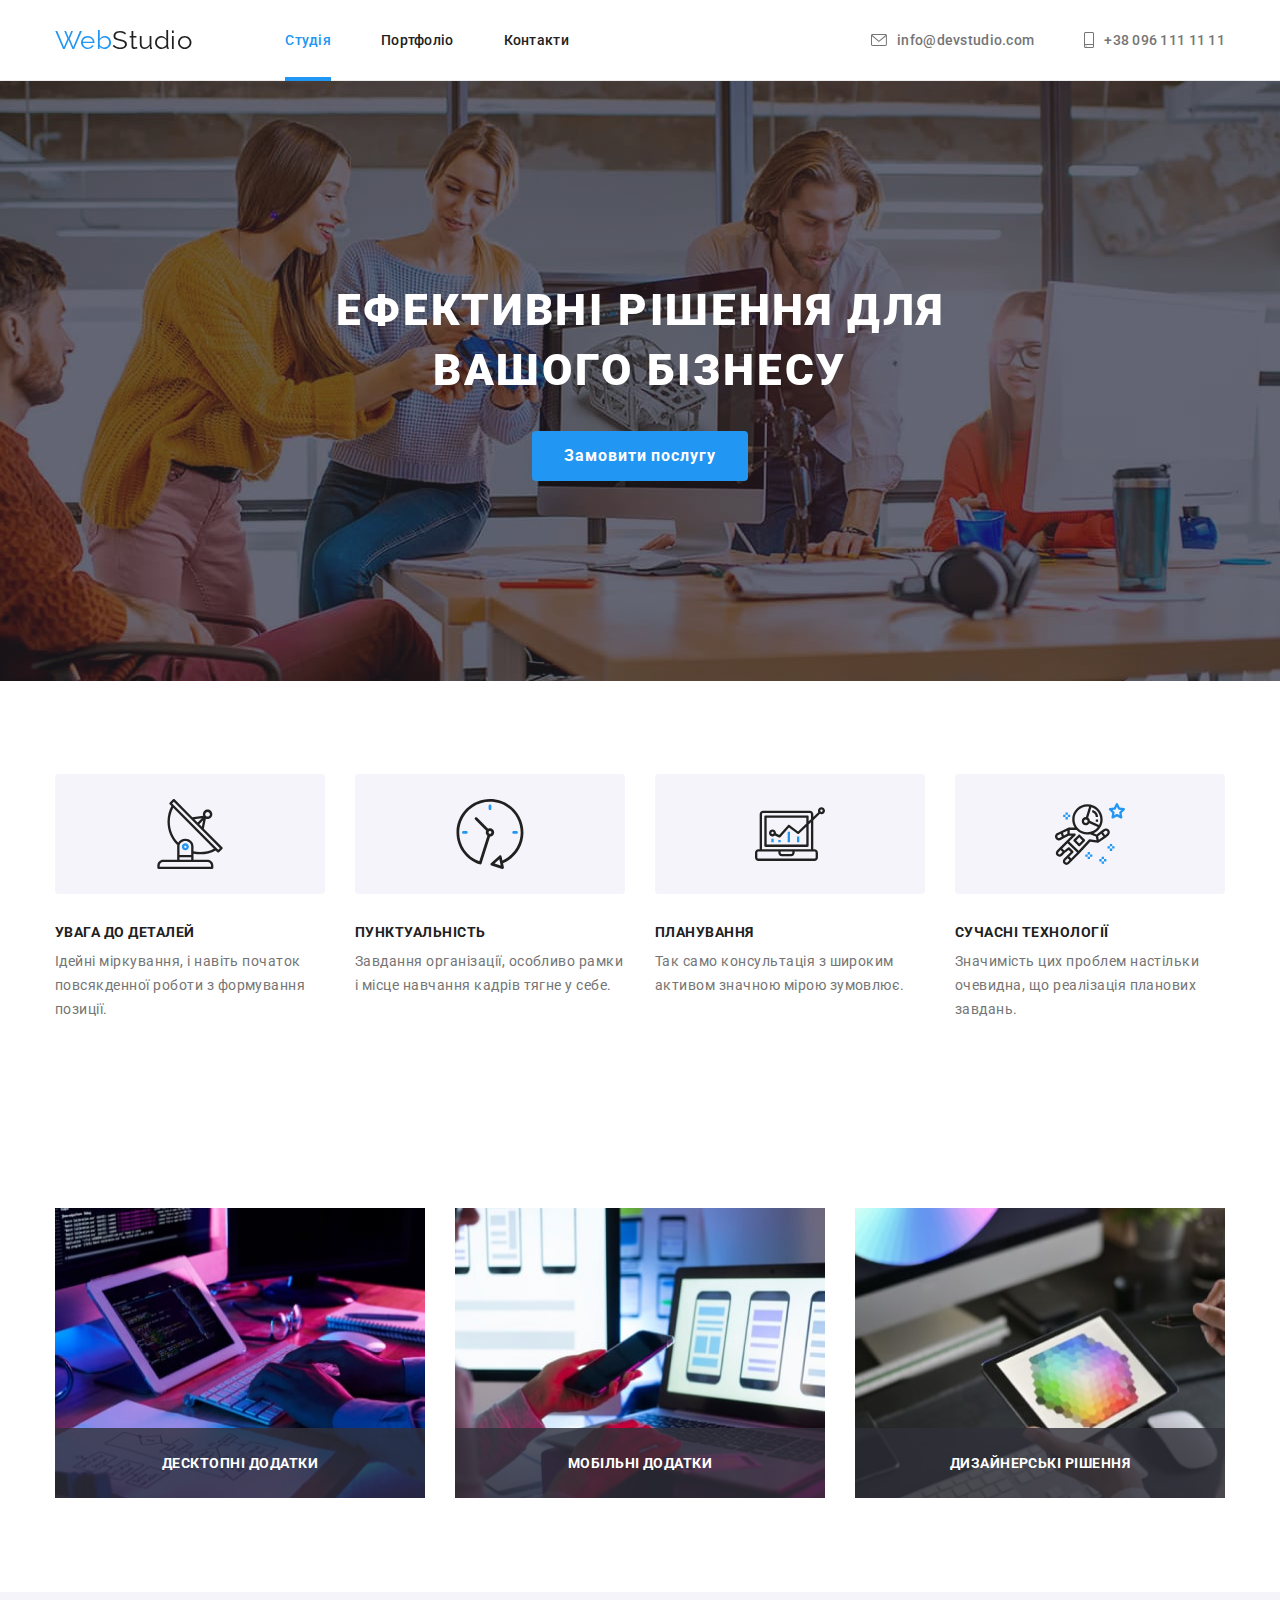
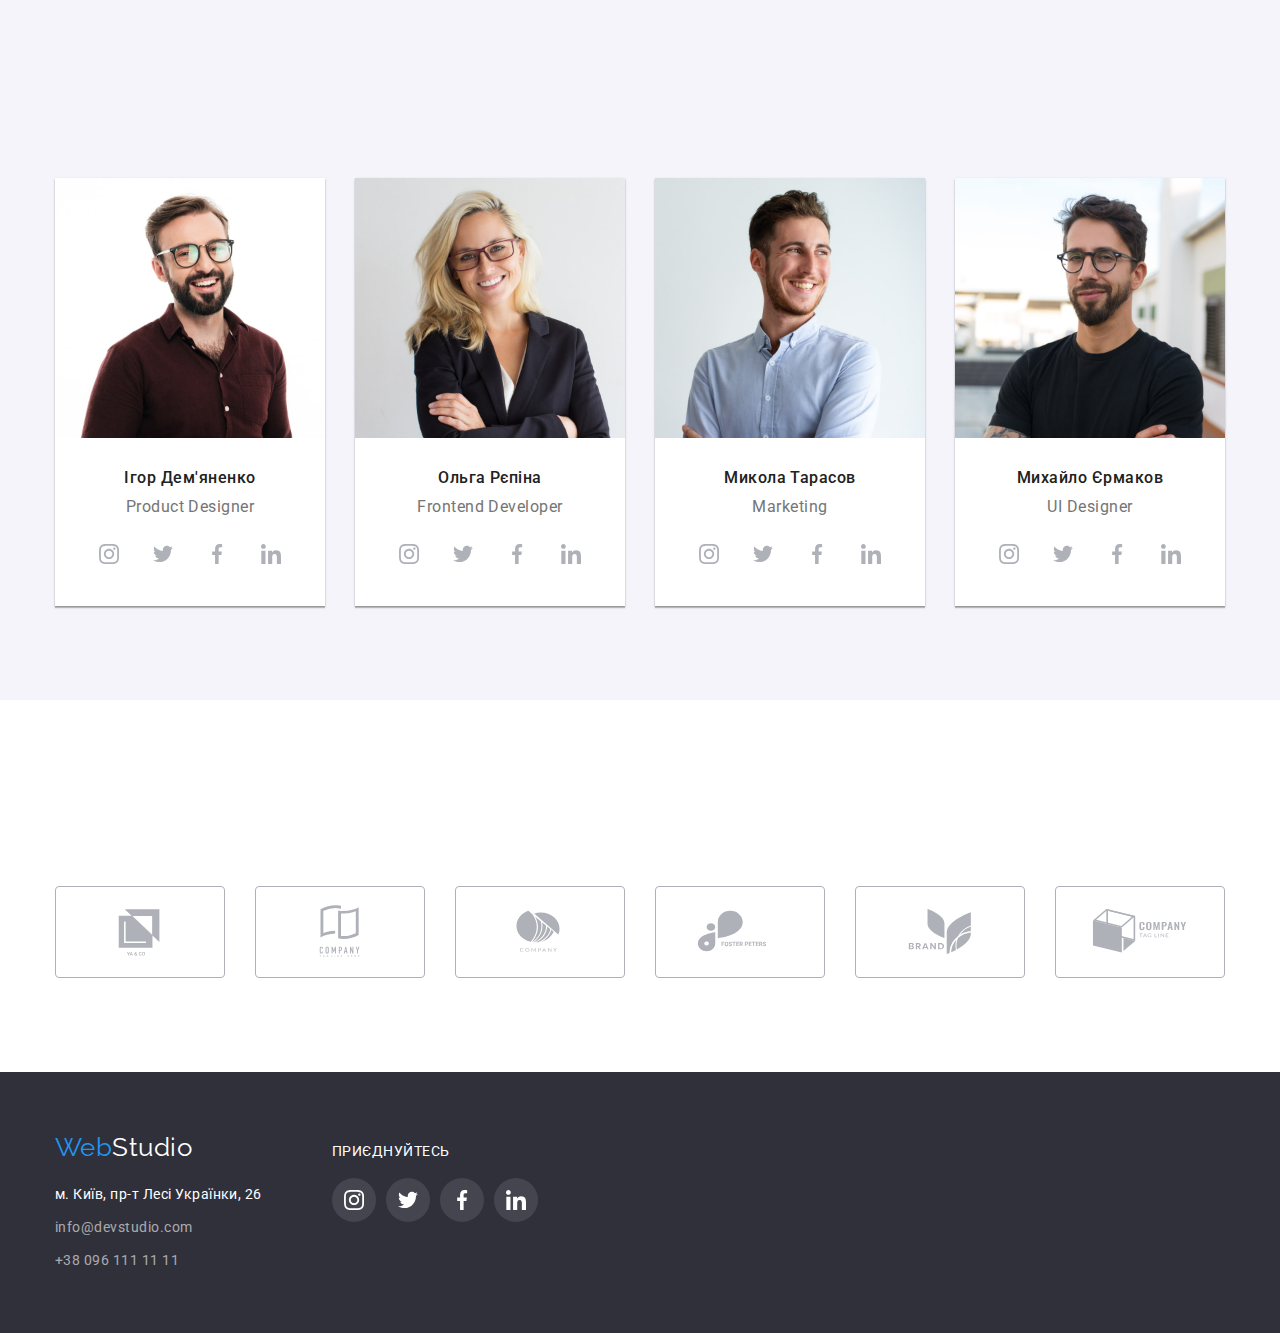
<file: index.html>
<!DOCTYPE html>
<html lang="uk">
<head>
  <meta charset="UTF-8">
  <meta http-equiv="X-UA-Compatible" content="IE=edge">
  <meta name="viewport" content="width=device-width, initial-scale=1.0">
  <title>Document</title> 

  <link rel="preconnect" href="https://fonts.googleapis.com">
  <link rel="preconnect" href="https://fonts.gstatic.com" crossorigin>
  <link href="https://fonts.googleapis.com/css2?family=Raleway:wght@700&family=Roboto:wght@400;500;700;900&display=swap"
  rel="stylesheet">
  <link rel="stylesheet" href="https://cdnjs.cloudflare.com/ajax/libs/modern-normalize/1.1.0/modern-normalize.min.css"
    integrity="sha512-wpPYUAdjBVSE4KJnH1VR1HeZfpl1ub8YT/NKx4PuQ5NmX2tKuGu6U/JRp5y+Y8XG2tV+wKQpNHVUX03MfMFn9Q=="
    crossorigin="anonymous" referrerpolicy="no-referrer" />
  <link rel="stylesheet" href="https://cdnjs.cloudflare.com/ajax/libs/animate.css/4.1.1/animate.min.css" />
  <link href="https://unpkg.com/aos@2.3.1/dist/aos.css" rel="stylesheet">
  
  <link rel="stylesheet" href="./css/styles.css">
</head>

<body class="">

<header class="header" >
  <div class="container list-alignment">
    <a  href="#" class="header-Studio flex-second style-none" data-aos="fade-right"
      data-aos-offset="300"
      data-aos-easing="ease-in-sine"><span class="header-web">Web</span>Studio</a>
  <nav>
    <ul class="list ">
      <li class="flex-list"><a href="#" class="header-link current style-none "> Студія </a></li>
      <li class="flex-list"><a href="./portfolio.html " class="header-link style-none"> Портфоліо </a></li>
      <li class="flex-list"><a href="#" class="header-link style-none "> Контакти </a></li>
    </ul>
  </nav>
    <ul class="list">
      <li class="flex-first  "><a class=" header-contaktes style-none " href="mailto:info@devstudio.com">
        <svg class="icon-header" width="16" height="12"><use href="./imeges/icons.svg#icon--1"></use></svg>info@devstudio.com</a></li>
      <li class="flex-first icon-en "><a class="header-contaktes style-none " href="tel:+380961111111">
        <svg class="icon-header" width="10" height="16"><use href="./imeges/icons.svg#icon-smartphone-1"></use></svg>+38 096 111 11 11</a></li>
    </ul>
  </div>

</header>

<main> 
<section class="background body-modal">
  <div class="order container">
    <h1 class="order-text field-none"  data-aos="fade-down"
      data-aos-easing="linear"
      data-aos-duration="1500">ЕФЕКТИВНІ РІШЕННЯ ДЛЯ <br /> ВАШОГО БІЗНЕСУ</h1>
    <button class="order-button" type="button" data-modal-open>Замовити послугу</button>
  </div>
</section>


<section class="section none-bottom">
  <!--пізніше прибрати в CSS-->
  <h2 class="heddin">приорітети компанії</h2>
  <div class="container">
      <ul class="list priorities-flex section ">
        <li class="priority-flex ">
          <div class="icon-priorities">
            <svg class="" width="70" height="70">
              <use href="./imeges/icons.svg#icon-antenna-1-1">
              </use>
            </svg>
          </div>
          <h3 class="priorities-title">УВАГА ДО ДЕТАЛЕЙ</h3>
          <p class="priorities-text field-none">Ідейні міркування, і навіть початок повсякденної роботи з формування позиції.
          </p>
        </li>
        <li class="priority-flex ">
          <div class="icon-priorities">
            <svg class="" width="70" height="70">
              <use href="./imeges/icons.svg#icon-clock-1-1">
              </use>
            </svg>
          </div>
          <h3 class="priorities-title field-none">ПУНКТУАЛЬНІСТЬ</h3>
          <p class="priorities-text field-none">Завдання організації, особливо рамки і місце навчання кадрів тягне у себе.</p>
        </li>
        <li class="priority-flex ">
          <div class="icon-priorities">
            <svg class="" width="70" height="70">
              <use href="./imeges/icons.svg#icon-diagram-1-1">
              </use>
            </svg>
          </div>
          <h3 class="priorities-title field-none">ПЛАНУВАННЯ</h3>
          <p class="priorities-text field-none">Так само консультація з широким активом значною мірою зумовлює.</p>
        </li>
        <li class="priority-flex ">
          <div class="icon-priorities">
            <svg class="" width="70" height="70">
              <use href="./imeges/icons.svg#icon-astronaut-1-1">
              </use>
            </svg>
          </div>
          <h3 class="priorities-title field-none">СУЧАСНІ ТЕХНОЛОГІЇ</h3>
          <p class="priorities-text field-none">Значимість цих проблем настільки очевидна, що реалізація планових завдань.</p>
        </li>
      </ul>
  </div>
</section>
<!--список проєктів-->
<section class="section">
  <div class="container">
    <h2 class="link field-none"  data-aos="zoom-out-left">Чим ми займаємося</h2>
    <ul class="list item">
      <li class="link-list">
        <div class="position-link">
          <img class="no-gap element" src="./img/box1-min.jpg" alt="працюе за ком" width="370" height="290">
          <h3 class="link-text text">ДЕСКТОПНІ ДОДАТКИ</h3>
        </div>
      </li>
      <li class="link-list">
        <div class="position-link">
          <img class="no-gap element" src="./img/img-min.jpg" alt="працюе за ноутом" width="370" height="290">
            <h3 class="link-text text"> МОБІЛЬНІ ДОДАТКИ</h3>
        </div>
      </li>
      <li class="link-list">
        <div class="position-link">
          <img class="no-gap element" src="./img/img(1)-min.jpg" alt="планшет" width="370" height="290">
          <h3 class="link-text text">ДИЗАЙНЕРСЬКІ РІШЕННЯ</h3>
        </div>
      </li>
    </ul>
  </div>

</section>
<!--список працівників-->
<section class="bgc section" >
  
  <div class="container">
    <h2 class="link field-none" data-aos="zoom-out-left">Наша команда</h2>
    <ul class="list theme">
      <li class="theme-bloc">
        <img class="no-gap"  src="./img/img(2)-min.jpg" alt="чоловік в окулярах коричнева теніска" width="270" height="260">
        <div class="cgr-bloc"><h3 class="nemes-list field-none">Ігор Дем'яненко</h3>
        <p lang="en" class="position-list field-none">Product Designer</p>
        <ul class="networks list">
          <li class="networks-position"> <a class="networks-team style-none" href="" target="_blank" rel="">
              <svg class="networks-icon" width="20" height="20">
                <use href="./imeges/icons.svg#icon-instagram-2-1"></use>
              </svg>
            </a></li>
          <li class="networks-position"> <a class="networks-team style-none" href="" target="_blank" rel="">
              <svg class="networks-icon" width="20" height="20">
                <use href="./imeges/icons.svg#icon-twitter-1-1"></use>
              </svg>
            </a></li>
          <li class="networks-position"> <a class="networks-team style-none" href="" target="_blank" rel="">
              <svg class="networks-icon" width="20" height="20">
                <use href="./imeges/icons.svg#icon-facebook-1-1"></use>
              </svg>
            </a></li>
          <li class="networks-position"> <a class="networks-team style-none" href="" target="_blank" rel="">
              <svg class="networks-icon" width="20" height="20">
                <use href="./imeges/icons.svg#icon-linkedin-1-1"></use>
              </svg>
            </a></li>
        </ul>
        </div>
        </li>
        <li class="theme-bloc">
          <img class="no-gap" src="./img/img(3)-min.jpg" alt="блондинка" width="270" height="260">
            <div class="cgr-bloc">
              <h3 class="nemes-list field-none">Ольга Рєпіна </h3>
              <p lang="en" class="position-list field-none">Frontend Developer</p>
          <ul class="networks list">
            <li class="networks-position"> <a class="networks-team style-none" href="" target="_blank" rel="">
                <svg class="networks-icon" width="20" height="20">
                  <use href="./imeges/icons.svg#icon-instagram-2-1"></use>
                </svg>
              </a></li>
            <li class="networks-position"> <a class="networks-team style-none" href="" target="_blank" rel="">
                <svg class="networks-icon" width="20" height="20">
                  <use href="./imeges/icons.svg#icon-twitter-1-1"></use>
                </svg>
              </a></li>
            <li class="networks-position"> <a class="networks-team style-none" href="" target="_blank" rel="">
                <svg class="networks-icon" width="20" height="20">
                  <use href="./imeges/icons.svg#icon-facebook-1-1"></use>
                </svg>
              </a></li>
            <li class="networks-position"> <a class="networks-team style-none" href="" target="_blank" rel="">
                <svg class="networks-icon" width="20" height="20">
                  <use href="./imeges/icons.svg#icon-linkedin-1-1"></use>
                </svg>
              </a></li>
            </ul>
            </div>
      </li>
      <li class="theme-bloc">
        <img  class="no-gap"  src="./img/img(4)-min.jpg" alt="чоловік в білій сорочці" width="270" height="260">
        <div class="cgr-bloc">
          <h3 class="nemes-list field-none">Микола Тарасов</h3>
          <p lang="en" class="position-list field-none">Marketing</p>
            <ul class="networks list">
              <li class="networks-position"> <a class="networks-team style-none" href="" target="_blank" rel="">
                  <svg class="networks-icon"  width="20" height="20">
                    <use href="./imeges/icons.svg#icon-instagram-2-1"></use>
                  </svg>
                </a></li>
              <li class="networks-position"> <a class="networks-team style-none" href="" target="_blank" rel="">
                  <svg class="networks-icon"  width="20" height="20">
                    <use href="./imeges/icons.svg#icon-twitter-1-1"></use>
                  </svg>
                </a></li>
              <li class="networks-position"> <a class="networks-team style-none" href="" target="_blank" rel="">
                  <svg class="networks-icon"  width="20" height="20">
                    <use href="./imeges/icons.svg#icon-facebook-1-1"></use>
                  </svg>
                </a></li>
              <li class="networks-position"> <a class="networks-team style-none" href="" target="_blank" rel="">
                  <svg class="networks-icon" width="20" height="20">
                    <use href="./imeges/icons.svg#icon-linkedin-1-1"></use>
                  </svg>
                </a></li>
            </ul>
      </div>
      </li>
      <li class="theme-bloc">
        <img  class="no-gap"  src="./img/img(5)-min.jpg" alt="чоловік в чорній футболці" width="270" height="260">
        <div class="cgr-bloc">
          <h3 class="nemes-list field-none">Михайло Єрмаков</h3>
          <p lang="en" class="position-list field-none">UI Designer</p>
              <ul class="networks list">
                <li class="networks-position"> <a class="networks-team style-none" href="" target="_blank" rel="">
                    <svg class="networks-icon" width="20" height="20">
                      <use href="./imeges/icons.svg#icon-instagram-2-1"></use>
                    </svg>
                  </a></li>
                <li class="networks-position"> <a class="networks-team style-none" href="" target="_blank" rel="">
                    <svg class="networks-icon" width="20" height="20">
                      <use href="./imeges/icons.svg#icon-twitter-1-1"></use>
                    </svg>
                  </a></li>
                <li class="networks-position"> <a class="networks-team style-none" href="" target="_blank" rel="">
                    <svg class="networks-icon" width="20" height="20">
                      <use href="./imeges/icons.svg#icon-facebook-1-1"></use>
                    </svg>
                  </a></li>
                <li class="networks-position"> <a class="networks-team style-none" href="" target="_blank" rel="">
                    <svg class="networks-icon" width="20" height="20">
                      <use href="./imeges/icons.svg#icon-linkedin-1-1"></use>
                    </svg>
                  </a></li>
              </ul>
              </div>
              </li>
      </ul>
  </div>
</section>
<section class="section">
  <div class=" container">
    <h2 class="link field-none" data-aos="zoom-out-left">Постійні клієнти</h2>
    <ul class="list clients-list">
      <li class="clients"><a class=" clients-position style-none" href="#" target="_blank">
        <svg class="icon-clients" width="106" height="60"><use href="./imeges/icons.svg#icon-Logo-6"></use></svg>
      </a></li>
      <li class="clients"><a class=" clients-position style-none" href="#" target="_blank">
        <svg class="icon-clients" width="106" height="60"><use href="./imeges/icons.svg#icon-Logo-1-1"></use></svg>
      </a></li>
      <li class="clients"><a class=" clients-position style-none" href="#" target="_blank">
        <svg class="icon-clients" width="106" height="60"><use href="./imeges/icons.svg#icon-Logo-2-1"></use></svg>
      </a></li>
      <li class="clients"><a class=" clients-position style-none" href="#" target="_blank">
        <svg class="icon-clients" width="106" height="60"><use href="./imeges/icons.svg#icon-Logo-3-1"></use></svg>
      </a></li>
      <li class="clients"><a class=" clients-position style-none" href="#" target="_blank">
        <svg class="icon-clients" width="106" height="60"><use href="./imeges/icons.svg#icon-Logo-4-1"></use></svg>
      </a></li>
      <li class="clients"><a class=" clients-position style-none" href="#" target="_blank">
        <svg class="icon-clients" width="106" height="60"><use href="./imeges/icons.svg#icon-Logo-5-2"></use></svg>
      </a></li>
    </ul>
  </div>
</section>

</main>

<footer class="box-address">
  <div class="container">
    <div class="">
      <a href="#" class="footer-studio style-none " ><span class="footer-web">Web</span>Studio</a>
      <ul class=" list footer-list footer-flex">
        <li class="position-margin address">м. Київ, пр-т Лесі Українки, 26</li>
        <li class="position-margin widht"><a class="box-contact style-none" href="mailto:info@devstudio.com">info@devstudio.com</a></li>
        <li class="position-margin widht"><a class="box-contact style-none" href="tel:+380961111111">+38 096 111 11 11</a></li>
      </ul>
    </div>

    <div class="footer-container ">
      <p class="footer-title">ПРИЄДНУЙТЕСЬ</p>
      <ul class="list  footer-gap">
        <li class="footer-position"><a class="style-none footer-link" href="">
            <svg class="footer-icon" width="20" height="20">
              <use href="./imeges/icons.svg#icon-instagram-2-1"></use>
            </svg></a></li>
        <li class="footer-position"><a class="style-none footer-link" href="">
            <svg class="footer-icon" width="20" height="20">
              <use href="./imeges/icons.svg#icon-twitter-1-1"></use>
            </svg></a></li>
        <li class="footer-position"><a class="style-none footer-link" href="">
            <svg class="footer-icon" width="20" height="20">
              <use href="./imeges/icons.svg#icon-facebook-1-1"></use>
            </svg></a></li>
        <li class="footer-position"><a class="style-none footer-link" href="">
            <svg class="footer-icon" width="20" height="20">
              <use href="./imeges/icons.svg#icon-linkedin-1-1"></use>
            </svg></a></li>
      </ul>
    </div>
  </div>
</footer>
<div class="backdrop is-hidden" data-modal>
  <div class="modal">
    <button class="modal-button" type="button" data-modal-close>
      <svg class="icon-modal" width="18" height="18">
        <use href="./imeges/icons.svg#icon-close-black-18"></use>
      </svg>
    </button>
  </div>
</div>

<script src="https://unpkg.com/aos@2.3.1/dist/aos.js"></script>
<script>
  AOS.init();
</script>
<script src="./js/modal.js"></script>
</body>
</html>
</file>
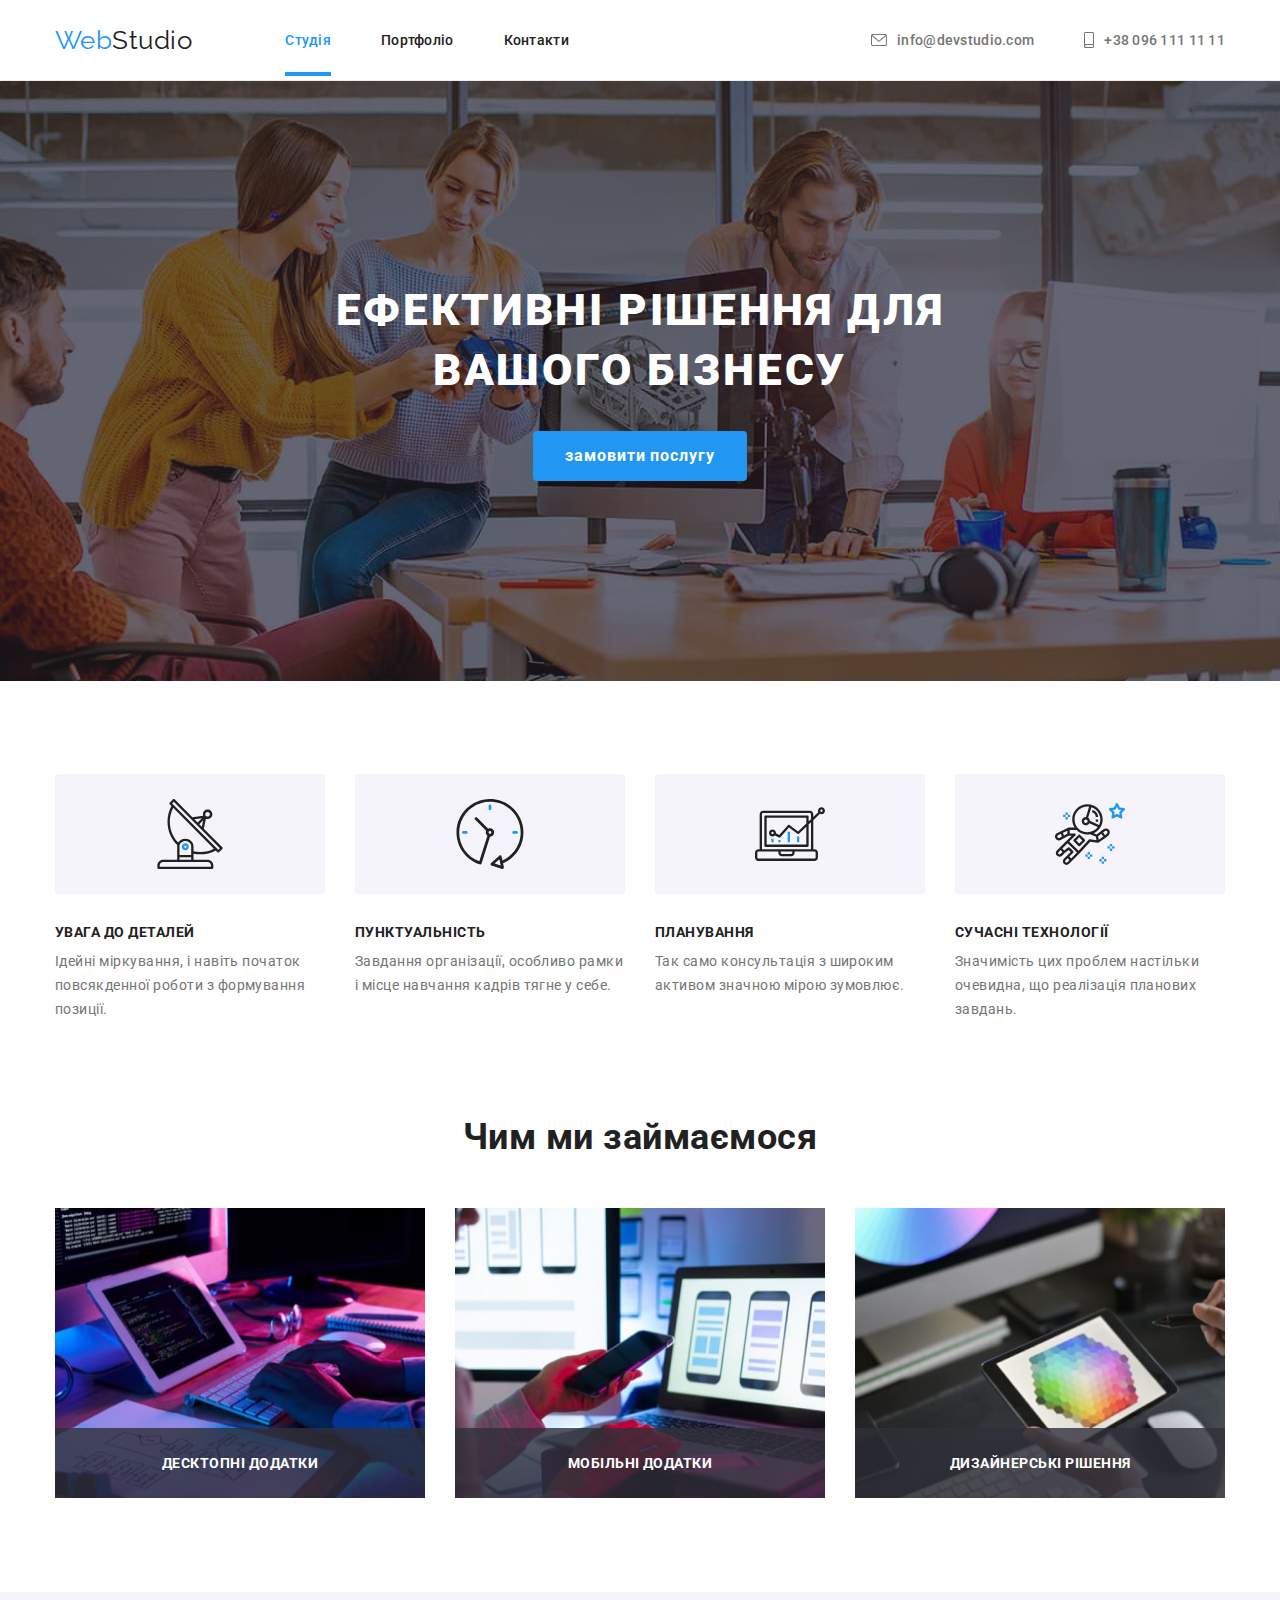
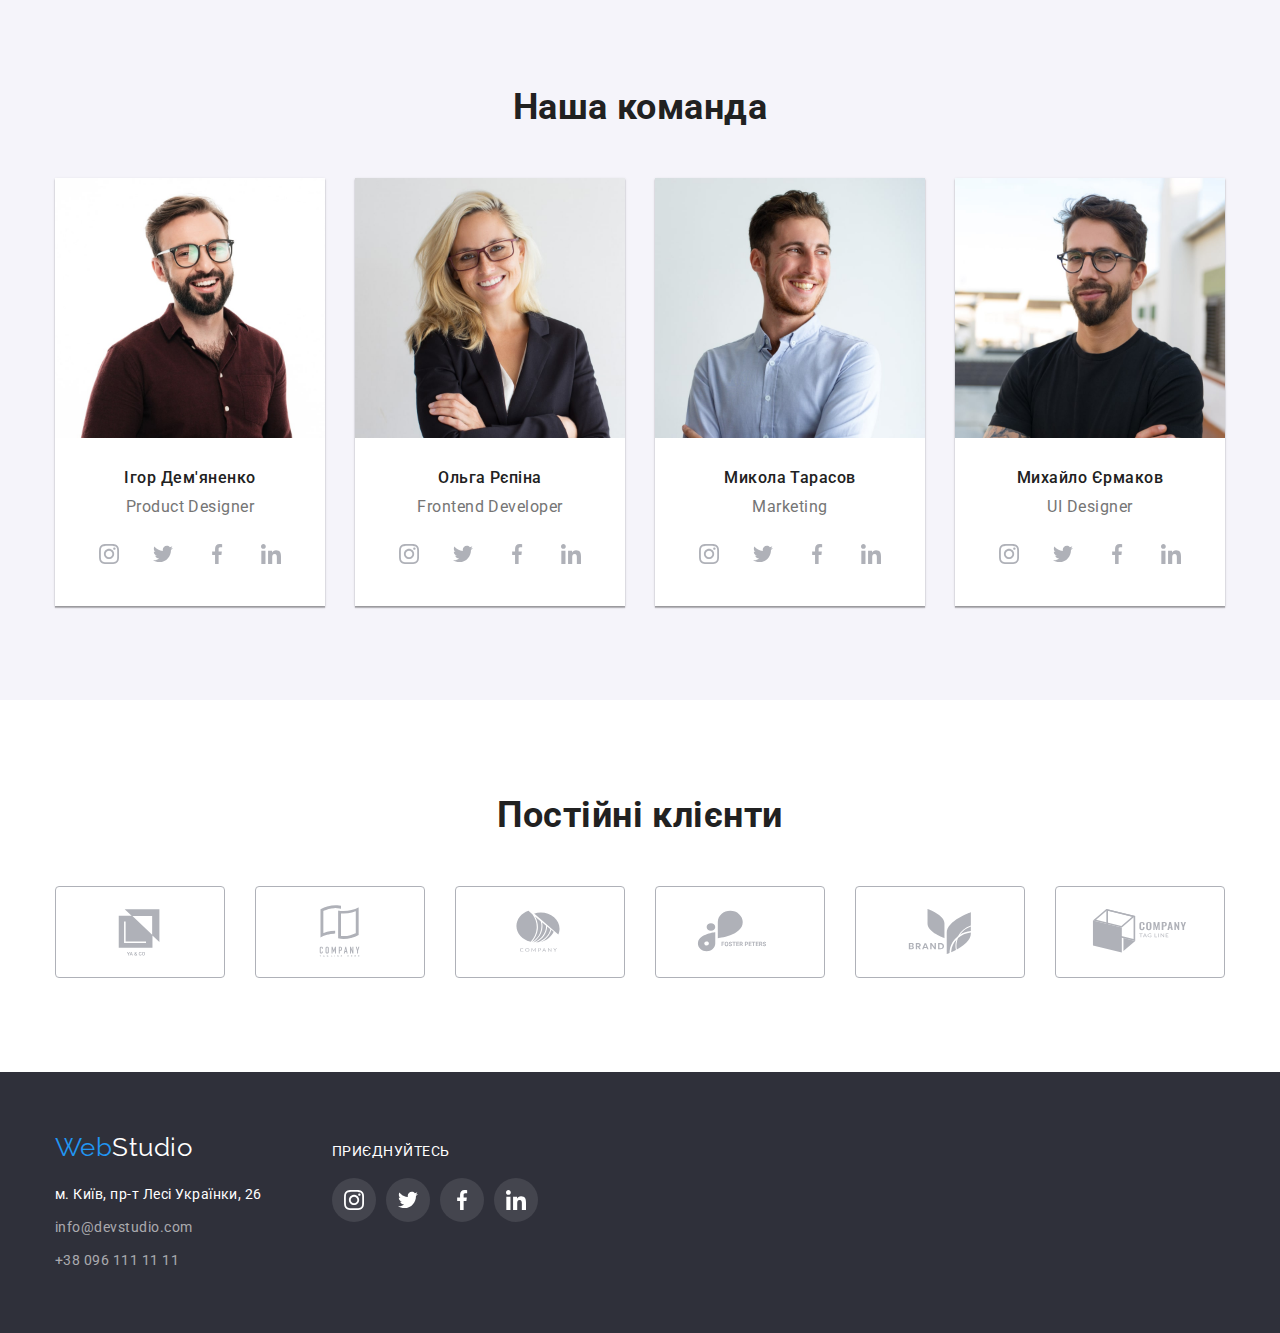
<file: goit-markup-hw-05/index.html>
<!DOCTYPE html>
<html lang="uk">
<head>
  <meta charset="UTF-8">
  <meta http-equiv="X-UA-Compatible" content="IE=edge">
  <meta name="viewport" content="width=device-width, initial-scale=1.0">
  <title>Document</title> 

  <link rel="preconnect" href="https://fonts.googleapis.com">
  <link rel="preconnect" href="https://fonts.gstatic.com" crossorigin>
  <link href="https://fonts.googleapis.com/css2?family=Raleway:wght@700&family=Roboto:wght@400;500;700;900&display=swap"
  rel="stylesheet">
  <link rel="stylesheet" href="https://cdnjs.cloudflare.com/ajax/libs/modern-normalize/1.1.0/modern-normalize.min.css"
    integrity="sha512-wpPYUAdjBVSE4KJnH1VR1HeZfpl1ub8YT/NKx4PuQ5NmX2tKuGu6U/JRp5y+Y8XG2tV+wKQpNHVUX03MfMFn9Q=="
    crossorigin="anonymous" referrerpolicy="no-referrer" />
  <link rel="stylesheet" href="https://cdnjs.cloudflare.com/ajax/libs/animate.css/4.1.1/animate.min.css" />
  <link href="https://unpkg.com/aos@2.3.1/dist/aos.css" rel="stylesheet">
  
  <link rel="stylesheet" href="./css/styles.css">
</head>

<body class="">

<header class="header" >
  <div class="container list-alignment">
    <a  href="#" class="header-Studio flex-second style-none"><span class="header-web">Web</span>Studio</a>
  <nav>
    <ul class="list ">
      <li class="flex-list"><a href="#" class="header-link current style-none "> Студія </a></li>
      <li class="flex-list"><a href="./portfolio.html " class="header-link style-none"> Портфоліо </a></li>
      <li class="flex-list"><a href="#" class="header-link style-none "> Контакти </a></li>
    </ul>
  </nav>
    <ul class="list">
      <li class="flex-first  "><a class=" header-contaktes style-none " href="mailto:info@devstudio.com">
        <svg class="icon-header" width="16" height="12"><use href="./imeges/icons.svg#icon--1"></use></svg>info@devstudio.com</a></li>
      <li class="flex-first icon-en "><a class="header-contaktes style-none " href="tel:+380961111111">
        <svg class="icon-header" width="10" height="16"><use href="./imeges/icons.svg#icon-smartphone-1"></use></svg>+38 096 111 11 11</a></li>
    </ul>
  </div>

</header>

<main> 
<section class="background body-modal">
  <div class="order container">
    <h1 class="order-text field-none">ЕФЕКТИВНІ РІШЕННЯ ДЛЯ <br /> ВАШОГО БІЗНЕСУ</h1>
    <button class="order-button" type="button" data-modal-open>замовити послугу</button>
  </div>
</section>


<section class="section none-bottom">
  <!--пізніше прибрати в CSS-->
  <h2 class="heddin">приорітети компанії</h2>
  <div class="container">
      <ul class="list priorities-flex section ">
        <li class="priority-flex ">
          <div class="icon-priorities">
            <svg class="" width="70" height="70">
              <use href="./imeges/icons.svg#icon-antenna-1-1">
              </use>
            </svg>
          </div>
          <h3 class="priorities-title">УВАГА ДО ДЕТАЛЕЙ</h3>
          <p class="priorities-text field-none">Ідейні міркування, і навіть початок повсякденної роботи з формування позиції.
          </p>
        </li>
        <li class="priority-flex ">
          <div class="icon-priorities">
            <svg class="" width="70" height="70">
              <use href="./imeges/icons.svg#icon-clock-1-1">
              </use>
            </svg>
          </div>
          <h3 class="priorities-title field-none">ПУНКТУАЛЬНІСТЬ</h3>
          <p class="priorities-text field-none">Завдання організації, особливо рамки і місце навчання кадрів тягне у себе.</p>
        </li>
        <li class="priority-flex ">
          <div class="icon-priorities">
            <svg class="" width="70" height="70">
              <use href="./imeges/icons.svg#icon-diagram-1-1">
              </use>
            </svg>
          </div>
          <h3 class="priorities-title field-none">ПЛАНУВАННЯ</h3>
          <p class="priorities-text field-none">Так само консультація з широким активом значною мірою зумовлює.</p>
        </li>
        <li class="priority-flex ">
          <div class="icon-priorities">
            <svg class="" width="70" height="70">
              <use href="./imeges/icons.svg#icon-astronaut-1-1">
              </use>
            </svg>
          </div>
          <h3 class="priorities-title field-none">СУЧАСНІ ТЕХНОЛОГІЇ</h3>
          <p class="priorities-text field-none">Значимість цих проблем настільки очевидна, що реалізація планових завдань.</p>
        </li>
      </ul>
  </div>
</section>
<!--список проєктів-->
<section class="section">
  <div class="container">
    <h2 class="link field-none">Чим ми займаємося</h2>
    <ul class="list item">
      <li class="link-list">
        <div class="position-link">
          <img class="no-gap element" src="./img/box1-min.jpg" alt="працюе за ком" width="370" height="290">
          <h3 class="link-text text">ДЕСКТОПНІ ДОДАТКИ</h3>
        </div>
      </li>
      <li class="link-list">
        <div class="position-link">
          <img class="no-gap element" src="./img/img-min.jpg" alt="працюе за ноутом" width="370" height="290">
            <h3 class="link-text text"> МОБІЛЬНІ ДОДАТКИ</h3>
        </div>
      </li>
      <li class="link-list">
        <div class="position-link">
          <img class="no-gap element" src="./img/img(1)-min.jpg" alt="планшет" width="370" height="290">
          <h3 class="link-text text">ДИЗАЙНЕРСЬКІ РІШЕННЯ</h3>
        </div>
      </li>
    </ul>
  </div>

</section>
<!--список працівників-->
<section class="bgc section" >
  
  <div class="container">
    <h2 class="link field-none">Наша команда</h2>
    <ul class="list theme">
      <li class="theme-bloc">
        <img class="no-gap"  src="./img/img(2)-min.jpg" alt="чоловік в окулярах коричнева теніска" width="270" height="260">
        <div class="cgr-bloc"><h3 class="nemes-list field-none">Ігор Дем'яненко</h3>
        <p lang="en" class="position-list field-none">Product Designer</p>
        <ul class="networks list">
          <li class="networks-position"> <a class="networks-team style-none" href="" target="_blank" rel="">
              <svg class="networks-icon" width="20" height="20">
                <use href="./imeges/icons.svg#icon-instagram-2-1"></use>
              </svg>
            </a></li>
          <li class="networks-position"> <a class="networks-team style-none" href="" target="_blank" rel="">
              <svg class="networks-icon" width="20" height="20">
                <use href="./imeges/icons.svg#icon-twitter-1-1"></use>
              </svg>
            </a></li>
          <li class="networks-position"> <a class="networks-team style-none" href="" target="_blank" rel="">
              <svg class="networks-icon" width="20" height="20">
                <use href="./imeges/icons.svg#icon-facebook-1-1"></use>
              </svg>
            </a></li>
          <li class="networks-position"> <a class="networks-team style-none" href="" target="_blank" rel="">
              <svg class="networks-icon" width="20" height="20">
                <use href="./imeges/icons.svg#icon-linkedin-1-1"></use>
              </svg>
            </a></li>
        </ul>
        </div>
        </li>
        <li class="theme-bloc">
          <img class="no-gap" src="./img/img(3)-min.jpg" alt="блондинка" width="270" height="260">
            <div class="cgr-bloc">
              <h3 class="nemes-list field-none">Ольга Рєпіна </h3>
              <p lang="en" class="position-list field-none">Frontend Developer</p>
          <ul class="networks list">
            <li class="networks-position"> <a class="networks-team style-none" href="" target="_blank" rel="">
                <svg class="networks-icon" width="20" height="20">
                  <use href="./imeges/icons.svg#icon-instagram-2-1"></use>
                </svg>
              </a></li>
            <li class="networks-position"> <a class="networks-team style-none" href="" target="_blank" rel="">
                <svg class="networks-icon" width="20" height="20">
                  <use href="./imeges/icons.svg#icon-twitter-1-1"></use>
                </svg>
              </a></li>
            <li class="networks-position"> <a class="networks-team style-none" href="" target="_blank" rel="">
                <svg class="networks-icon" width="20" height="20">
                  <use href="./imeges/icons.svg#icon-facebook-1-1"></use>
                </svg>
              </a></li>
            <li class="networks-position"> <a class="networks-team style-none" href="" target="_blank" rel="">
                <svg class="networks-icon" width="20" height="20">
                  <use href="./imeges/icons.svg#icon-linkedin-1-1"></use>
                </svg>
              </a></li>
            </ul>
            </div>
      </li>
      <li class="theme-bloc">
        <img  class="no-gap"  src="./img/img(4)-min.jpg" alt="чоловік в білій сорочці" width="270" height="260">
        <div class="cgr-bloc">
          <h3 class="nemes-list field-none">Микола Тарасов</h3>
          <p lang="en" class="position-list field-none">Marketing</p>
            <ul class="networks list">
              <li class="networks-position"> <a class="networks-team style-none" href="" target="_blank" rel="">
                  <svg class="networks-icon"  width="20" height="20">
                    <use href="./imeges/icons.svg#icon-instagram-2-1"></use>
                  </svg>
                </a></li>
              <li class="networks-position"> <a class="networks-team style-none" href="" target="_blank" rel="">
                  <svg class="networks-icon"  width="20" height="20">
                    <use href="./imeges/icons.svg#icon-twitter-1-1"></use>
                  </svg>
                </a></li>
              <li class="networks-position"> <a class="networks-team style-none" href="" target="_blank" rel="">
                  <svg class="networks-icon"  width="20" height="20">
                    <use href="./imeges/icons.svg#icon-facebook-1-1"></use>
                  </svg>
                </a></li>
              <li class="networks-position"> <a class="networks-team style-none" href="" target="_blank" rel="">
                  <svg class="networks-icon" width="20" height="20">
                    <use href="./imeges/icons.svg#icon-linkedin-1-1"></use>
                  </svg>
                </a></li>
            </ul>
      </div>
      </li>
      <li class="theme-bloc">
        <img  class="no-gap"  src="./img/img(5)-min.jpg" alt="чоловік в чорній футболці" width="270" height="260">
        <div class="cgr-bloc">
          <h3 class="nemes-list field-none">Михайло Єрмаков</h3>
          <p lang="en" class="position-list field-none">UI Designer</p>
              <ul class="networks list">
                <li class="networks-position"> <a class="networks-team style-none" href="" target="_blank" rel="">
                    <svg class="networks-icon" width="20" height="20">
                      <use href="./imeges/icons.svg#icon-instagram-2-1"></use>
                    </svg>
                  </a></li>
                <li class="networks-position"> <a class="networks-team style-none" href="" target="_blank" rel="">
                    <svg class="networks-icon" width="20" height="20">
                      <use href="./imeges/icons.svg#icon-twitter-1-1"></use>
                    </svg>
                  </a></li>
                <li class="networks-position"> <a class="networks-team style-none" href="" target="_blank" rel="">
                    <svg class="networks-icon" width="20" height="20">
                      <use href="./imeges/icons.svg#icon-facebook-1-1"></use>
                    </svg>
                  </a></li>
                <li class="networks-position"> <a class="networks-team style-none" href="" target="_blank" rel="">
                    <svg class="networks-icon" width="20" height="20">
                      <use href="./imeges/icons.svg#icon-linkedin-1-1"></use>
                    </svg>
                  </a></li>
              </ul>
              </div>
              </li>
      </ul>
  </div>
</section>
<section class="section">
  <div class=" container">
    <h2 class="link field-none">Постійні клієнти</h2>
    <ul class="list clients-list">
      <li class="clients"><a class=" clients-position style-none" href="#" target="_blank">
        <svg class="icon-clients" width="106" height="60"><use href="./imeges/icons.svg#icon-Logo-6"></use></svg>
      </a></li>
      <li class="clients"><a class=" clients-position style-none" href="#" target="_blank">
        <svg class="icon-clients" width="106" height="60"><use href="./imeges/icons.svg#icon-Logo-1-1"></use></svg>
      </a></li>
      <li class="clients"><a class=" clients-position style-none" href="#" target="_blank">
        <svg class="icon-clients" width="106" height="60"><use href="./imeges/icons.svg#icon-Logo-2-1"></use></svg>
      </a></li>
      <li class="clients"><a class=" clients-position style-none" href="#" target="_blank">
        <svg class="icon-clients" width="106" height="60"><use href="./imeges/icons.svg#icon-Logo-3-1"></use></svg>
      </a></li>
      <li class="clients"><a class=" clients-position style-none" href="#" target="_blank">
        <svg class="icon-clients" width="106" height="60"><use href="./imeges/icons.svg#icon-Logo-4-1"></use></svg>
      </a></li>
      <li class="clients"><a class=" clients-position style-none" href="#" target="_blank">
        <svg class="icon-clients" width="106" height="60"><use href="./imeges/icons.svg#icon-Logo-5-2"></use></svg>
      </a></li>
    </ul>
  </div>
</section>

</main>

<footer class="box-address">
  <div class="container">
    <div class="">
      <a href="#" class="footer-studio style-none "><span class="footer-web">Web</span>Studio</a>
      <ul class=" list footer-list footer-flex">
        <li class="position-margin address">м. Київ, пр-т Лесі Українки, 26</li>
        <li class="position-margin widht"><a class="box-contact style-none" href="mailto:info@devstudio.com">info@devstudio.com</a></li>
        <li class="position-margin widht"><a class="box-contact style-none" href="tel:+380961111111">+38 096 111 11 11</a></li>
      </ul>
    </div>

    <div class="footer-container ">
      <p class="footer-title">ПРИЄДНУЙТЕСЬ</p>
      <ul class="list  footer-gap">
        <li class="footer-position"><a class="style-none footer-link" href="">
            <svg class="footer-icon" width="20" height="20">
              <use href="./imeges/icons.svg#icon-instagram-2-1"></use>
            </svg></a></li>
        <li class="footer-position"><a class="style-none footer-link" href="">
            <svg class="footer-icon" width="20" height="20">
              <use href="./imeges/icons.svg#icon-twitter-1-1"></use>
            </svg></a></li>
        <li class="footer-position"><a class="style-none footer-link" href="">
            <svg class="footer-icon" width="20" height="20">
              <use href="./imeges/icons.svg#icon-facebook-1-1"></use>
            </svg></a></li>
        <li class="footer-position"><a class="style-none footer-link" href="">
            <svg class="footer-icon" width="20" height="20">
              <use href="./imeges/icons.svg#icon-linkedin-1-1"></use>
            </svg></a></li>
      </ul>
    </div>
  </div>
</footer>
<div class="backdrop is-hidden" data-modal>
  <div class="modal">
    <button class="modal-button" type="button" data-modal-close>
      <svg class="icon-modal" width="18" height="18">
        <use href="./imeges/icons.svg#icon-close-black-18"></use>
      </svg>
    </button>
  </div>
</div>


<script src="./js/modal.js"></script>
</body>
</html>
</file>
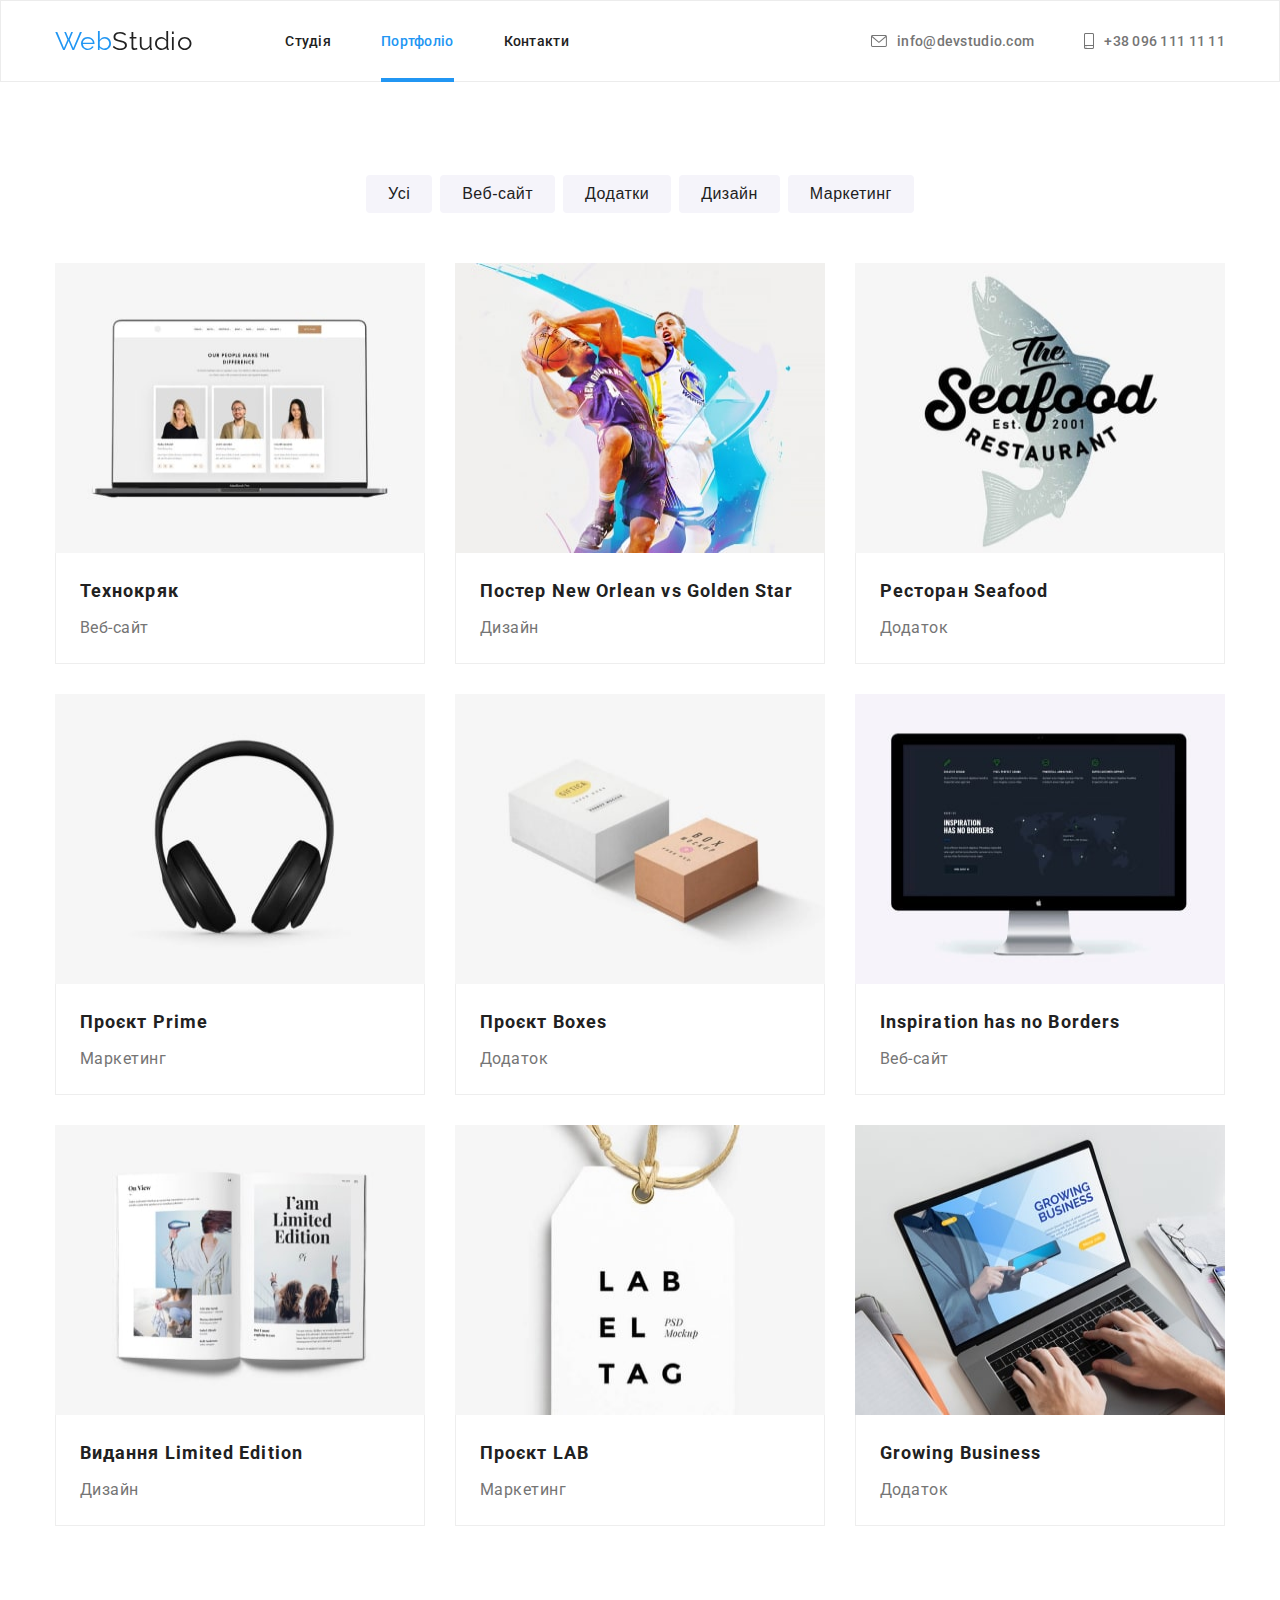
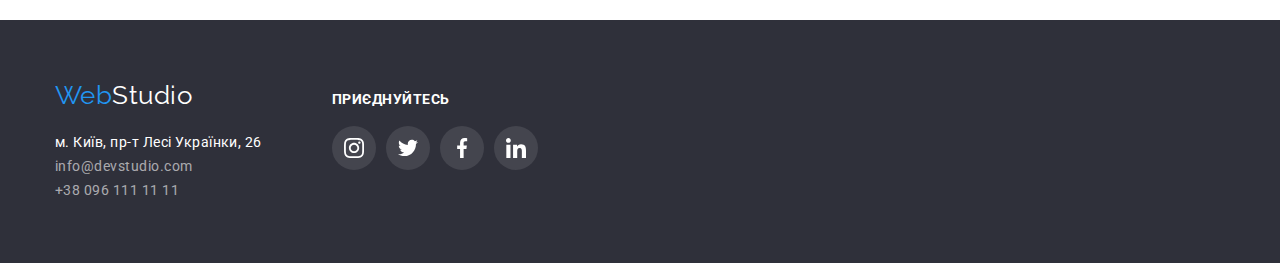
<file: portfolio.html>
<!DOCTYPE html>
<html lang="uk">
<head>
  <meta charset="UTF-8">
  <meta http-equiv="X-UA-Compatible" content="IE=edge">
  <meta name="viewport" content="width=device-width, initial-scale=1.0">
  <title>Document</title>
  <link rel="preconnect" href="https://fonts.googleapis.com">
  <link rel="preconnect" href="https://fonts.gstatic.com" crossorigin>
  <link href="https://fonts.googleapis.com/css2?family=Raleway:wght@700&family=Roboto:wght@400;500;700;900&display=swap"
      rel="stylesheet">
  <link rel="stylesheet" href="https://cdnjs.cloudflare.com/ajax/libs/modern-normalize/1.1.0/modern-normalize.min.css"
    integrity="sha512-wpPYUAdjBVSE4KJnH1VR1HeZfpl1ub8YT/NKx4PuQ5NmX2tKuGu6U/JRp5y+Y8XG2tV+wKQpNHVUX03MfMFn9Q=="
    crossorigin="anonymous" referrerpolicy="no-referrer" />
  <link rel="stylesheet" href="https://cdnjs.cloudflare.com/ajax/libs/animate.css/4.1.1/animate.min.css" />
  <link href="https://unpkg.com/aos@2.3.1/dist/aos.css" rel="stylesheet">
    <link rel="stylesheet" href="./css/styles.css">
</head>

<body>
  
  <header class="header heder-border ">
    <div class="container list-alignment ">
        <a href="#" class="header-Studio flex-second style-none" data-aos="fade-right"
      data-aos-offset="300"
      data-aos-easing="ease-in-sine"><span class="header-web">Web</span>Studio</a>
        <nav class="">
          <ul class="list">
            <li class="flex-list"><a href="./index.html" class="header-link  style-none "> Студія </a></li>
            <li class="flex-list"><a href="./portfolio.html " class="header-link current style-none"> Портфоліо </a></li>
            <li class="flex-list"><a href="#" class="header-link style-none "> Контакти </a></li>
          </ul>
        </nav>
        <ul class="list">
          <li class="flex-first"><a class="header-contaktes style-none " href="mailto:info@devstudio.com"><svg class="icon-header" width="16" height="12">
            <use href="./imeges/icons.svg#icon--1" width="16" height="12"></use>
          </svg>info@devstudio.com</a>
          </li>
        <li class="flex-first icon-en "><a class="header-contaktes style-none " href="tel:+380961111111">
            <svg class="icon-header" width="10" height="16">
              <use href="./imeges/icons.svg#icon-smartphone-1"></use>
            </svg>+38 096 111 11 11</a></li>
            </ul>
    </div>
  </header>

  <!--кнопки-->
  <main>
    <section class="section ">
      <div class="container">
        <!--сховати в css-->
          <h1 class="heddin field-none">список проектов</h1>
          <!--список кнопок-->
          <ul class="list bottom-flex">
            <li class="bottom-position"><button class="button-filter" type="button">Усі</button></li>
            <li class="bottom-position"><button class="button-filter" type="button">Веб-сайт</button></li>
            <li class="bottom-position"><button class="button-filter" type="button">Додатки</button></li>
            <li class="bottom-position"><button class="button-filter" type="button">Дизайн</button></li>
            <li class="bottom-position"><button class="button-filter" type="button">Маркетинг</button></li>
          </ul>
          <!--проекти-->
          <ul class="list projects-flex ">
            <li class="list-projects">
              <a href="#" class=" shadow style-none">
                <div class="projects-absolut"><img class="no-gap" src="./imeges/img-min.jpg" alt="vebsite" width="370" height="290">
                <p class="text-projects-js">Ресурс пропонує комплексні пропозиції з різним рівнем функціоналу та сервісів. Все це
                  дозволить відвідувачу отримати вичерпні відомості про компанію чи приватну особу.</p>
                </div>
                <div class="background-projeckt">
                  <h2 class="titel field-none">Технокряк</h2>
                  <p class="titel-content field-none">Веб-сайт</p>
              </div>
              </a>
            </li>
            <li class="list-projects">
              <a href="#" class=" shadow  style-none">
                <div class="projects-absolut"><img class="no-gap" src="./imeges/img(1)-min.jpg" alt="desing" width="370" height="290">
                <p class="text-projects-js">Ресурс пропонує комплексні пропозиції з різним рівнем функціоналу та сервісів. Все це
                  дозволить відвідувачу отримати вичерпні відомості про компанію чи приватну особу.</p>
                </div>
                <div class="background-projeckt">
                  <h2 class="titel field-none" lang="en">Постер New Orlean vs Golden Star</h2>
                  <p class="titel-content field-none">Дизайн</p>
              </div>
              </a>
            </li>
            <li class="list-projects">
              <a href="#" class=" shadow style-none">
                <div class="projects-absolut"><img class="no-gap" src="./imeges/img(2)-min.jpg" alt="addition" width="370" height="290">
                <p class="text-projects-js">Ресурс пропонує комплексні пропозиції з різним рівнем функціоналу та сервісів. Все це
                  дозволить відвідувачу отримати вичерпні відомості про компанію чи приватну особу.</p>
                </div>
                <div class="background-projeckt">
                  <h2 class="titel field-none" lang="en">Ресторан Seafood</h2>
                <p class="titel-content field-none">Додаток</p>
              </div>
              </a>
            </li>
            <li class="list-projects">
              <a href="#" class=" shadow style-none">
                <div class="projects-absolut"><img class="no-gap" src="./imeges/img(3)-min.jpg" alt="aerpiece" width="370" height="290">
                <p class="text-projects-js">Ресурс пропонує комплексні пропозиції з різним рівнем функціоналу та сервісів. Все це
                  дозволить відвідувачу отримати вичерпні відомості про компанію чи приватну особу.</p>
                </div>
                <div class="background-projeckt">
                  <h2 class="titel field-none" lang="en">Проєкт Prime</h2>
                  <p class="titel-content field-none">Маркетинг</p>
              </div>
              </a>
            </li>
            <li class="list-projects">
              <a href="#" class=" shadow style-none">
                <div class="projects-absolut"><img class="no-gap" src="./imeges/img(4)-min.jpg" alt="two box" width="370" height="290">
                <p class="text-projects-js">Ресурс пропонує комплексні пропозиції з різним рівнем функціоналу та сервісів. Все це
                  дозволить відвідувачу отримати вичерпні відомості про компанію чи приватну особу.</p>
                </div>
                <div class="background-projeckt">
                  <h2 class="titel field-none" lang="en">Проєкт Boxes</h2>
                  <p class="titel-content field-none">Додаток</p>
              </div>
              </a>
            </li>
            <li class="list-projects">
              <a href="#" class=" shadow style-none">
                <div class="projects-absolut"><img class="no-gap" src="./imeges/img(5)-min.jpg" alt="monitor" width="370" height="290">
                <p class="text-projects-js">Ресурс пропонує комплексні пропозиції з різним рівнем функціоналу та сервісів. Все це
                  дозволить відвідувачу отримати вичерпні відомості про компанію чи приватну особу.</p>
                </div>
                <div class="background-projeckt">
                  <h2 class="titel field-none" lang="en">Inspiration has no Borders</h2>
                  <p class="titel-content field-none">Веб-сайт</p>
              </div>
              </a>
            </li>
            <li class="list-projects">
              <a href="#" class=" shadow style-none">
                <div class="projects-absolut"><img class="no-gap" src="./imeges/img(6)-min.jpg" alt="magazin" width="370" height="290">
                <p class="text-projects-js">Ресурс пропонує комплексні пропозиції з різним рівнем функціоналу та сервісів. Все це
                  дозволить відвідувачу отримати вичерпні відомості про компанію чи приватну особу.</p>
                </div>
                <div class="background-projeckt">
                  <h2 class="titel field-none" lang="en">Видання Limited Edition</h2>
                  <p class="titel-content field-none">Дизайн</p>
              </div>
              </a>
            </li>
            <li class="list-projects">
              <a href="#" class=" shadow style-none">
                <div class="projects-absolut"><img class="no-gap" src="./imeges/img(7)-min.jpg" alt="tag" width="370" height="290">
                <p class="text-projects-js">Ресурс пропонує комплексні пропозиції з різним рівнем функціоналу та сервісів. Все це
                  дозволить відвідувачу отримати вичерпні відомості про компанію чи приватну особу.</p>
                </div>
                <div class="background-projeckt">
                  <h2 class="titel field-none" lang="en">Проєкт LAB</h2>
                  <p class="titel-content field-none">Маркетинг</p>
              </div>
              </a>
            </li>
            <li class="list-projects">
              <a href="#" class=" shadow style-none">
                <div class="projects-absolut"><img class="no-gap" src="./imeges/img(8)-min.jpg" alt="laptop" width="370" height="290">
                <p class="text-projects-js">Ресурс пропонує комплексні пропозиції з різним рівнем функціоналу та сервісів. Все це
                  дозволить відвідувачу отримати вичерпні відомості про компанію чи приватну особу.</p>
                </div>
                <div class="background-projeckt">
                  <h2 class="titel field-none" lang="en">Growing Business</h2>
                  <p class="titel-content field-none">Додаток</p>
              </div>
              </a>
            </li>
          </ul>
      </div>

    
    </section>
  </main>
  <footer class="box-address">
  
    <div class="container">
      <div class="wrapper">
        <a href="#" class="footer-studio style-none "><span class="footer-web">Web</span>Studio</a>
        <ul class=" list footer-list footer-flex">
          <li class="address">м. Київ, пр-т Лесі Українки, 26</li>
          <li class="widht"><a class="box-contact style-none" href="mailto:info@devstudio.com">info@devstudio.com</a></li>
          <li class="widht"><a class="box-contact style-none" href="tel:+380961111111">+38 096 111 11 11 </a></li>
        </ul>
      </div>
      <div class="footer-container ">
        <h2 class="footer-title">ПРИЄДНУЙТЕСЬ</h2>
        <ul class="list footer-gap ">
          <li class="footer-position"><a class="style-none footer-link" href="">
              <svg class="footer-icon" width="20" height="20">
                <use href="./imeges/icons.svg#icon-instagram-2-1"></use>
              </svg></a></li>
          <li class="footer-position"><a class="style-none footer-link" href="">
              <svg class="footer-icon" width="20" height="20">
                <use href="./imeges/icons.svg#icon-twitter-1-1"></use>
              </svg></a></li>
          <li class="footer-position"><a class="style-none footer-link" href="">
              <svg class="footer-icon" width="20" height="20">
                <use href="./imeges/icons.svg#icon-facebook-1-1"></use>
              </svg></a></li>
          <li class="footer-position"><a class="style-none footer-link" href="">
              <svg class="footer-icon" width="20" height="20">
                <use href="./imeges/icons.svg#icon-linkedin-1-1"></use>
              </svg></a></li>
        </ul>
      </div>
    </div>
  
  </footer>
  
  <script src="https://unpkg.com/aos@2.3.1/dist/aos.js"></script>
    <script src="./js/modal.js"></script>
<script>
  AOS.init();
</script>
</body>

</html>
</file>
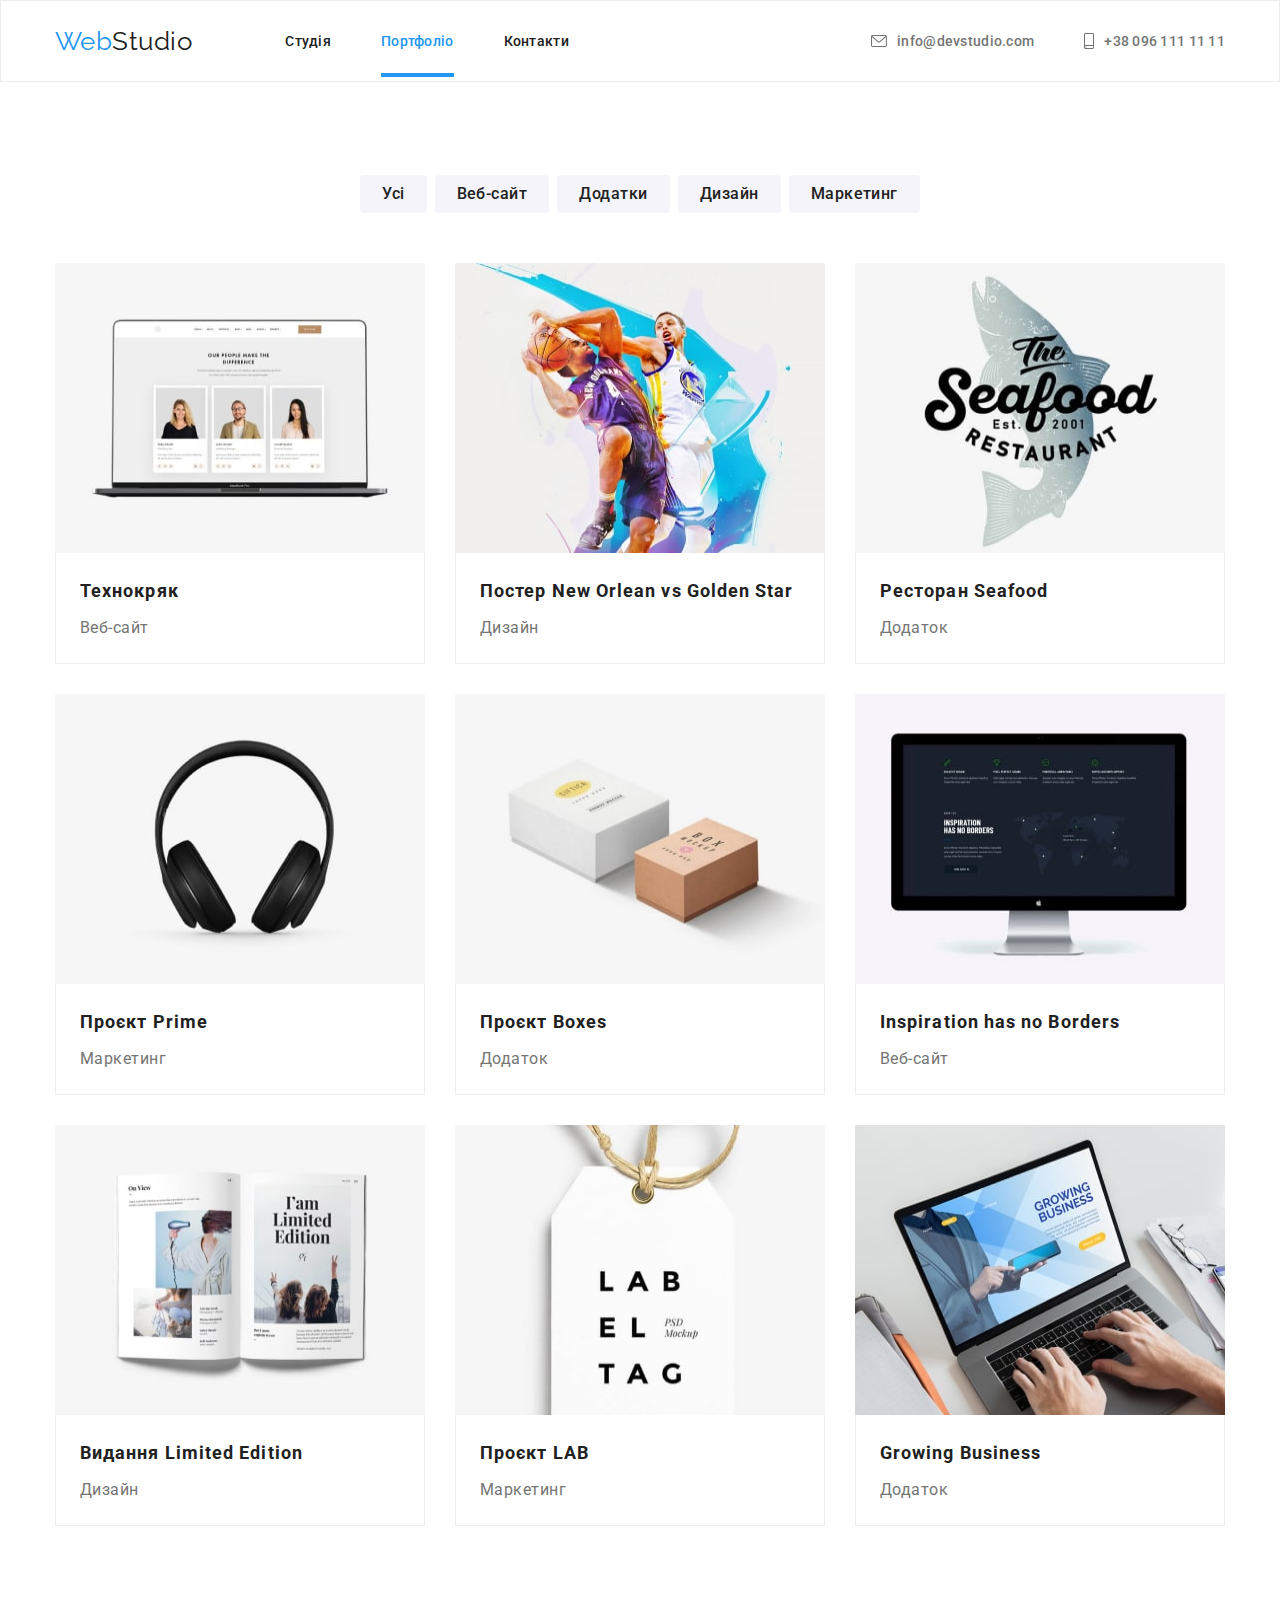
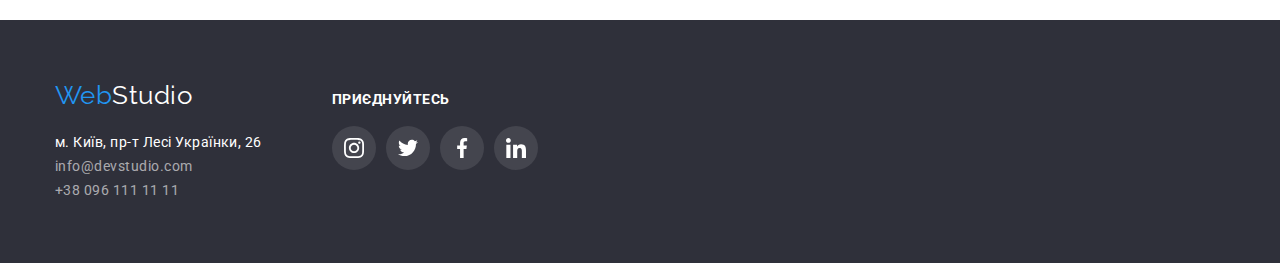
<file: goit-markup-hw-05/portfolio.html>
<!DOCTYPE html>
<html lang="uk">
<head>
  <meta charset="UTF-8">
  <meta http-equiv="X-UA-Compatible" content="IE=edge">
  <meta name="viewport" content="width=device-width, initial-scale=1.0">
  <title>Document</title>
  <link rel="preconnect" href="https://fonts.googleapis.com">
  <link rel="preconnect" href="https://fonts.gstatic.com" crossorigin>
  <link href="https://fonts.googleapis.com/css2?family=Raleway:wght@700&family=Roboto:wght@400;500;700;900&display=swap"
      rel="stylesheet">
  <link rel="stylesheet" href="https://cdnjs.cloudflare.com/ajax/libs/modern-normalize/1.1.0/modern-normalize.min.css"
    integrity="sha512-wpPYUAdjBVSE4KJnH1VR1HeZfpl1ub8YT/NKx4PuQ5NmX2tKuGu6U/JRp5y+Y8XG2tV+wKQpNHVUX03MfMFn9Q=="
    crossorigin="anonymous" referrerpolicy="no-referrer" />
  <link rel="stylesheet" href="https://cdnjs.cloudflare.com/ajax/libs/animate.css/4.1.1/animate.min.css" />
  <link href="https://unpkg.com/aos@2.3.1/dist/aos.css" rel="stylesheet">
    <link rel="stylesheet" href="./css/styles.css">
</head>

<body>
  
  <header class="header heder-border ">
    <div class="container list-alignment ">
        <a href="#" class="header-Studio flex-second style-none"><span class="header-web">Web</span>Studio</a>
        <nav class="">
          <ul class="list">
            <li class="flex-list"><a href="./index.html" class="header-link  style-none "> Студія </a></li>
            <li class="flex-list"><a href="./portfolio.html " class="header-link current style-none"> Портфоліо </a></li>
            <li class="flex-list"><a href="#" class="header-link style-none "> Контакти </a></li>
          </ul>
        </nav>
        <ul class="list">
          <li class="flex-first"><a class="header-contaktes style-none " href="mailto:info@devstudio.com"><svg class="icon-header" width="16" height="12">
            <use href="./imeges/icons.svg#icon--1" width="16" height="12"></use>
          </svg>info@devstudio.com</a>
          </li>
        <li class="flex-first icon-en "><a class="header-contaktes style-none " href="tel:+380961111111">
            <svg class="icon-header" width="10" height="16">
              <use href="./imeges/icons.svg#icon-smartphone-1"></use>
            </svg>+38 096 111 11 11</a></li>
            </ul>
    </div>
  </header>

  <!--кнопки-->
  <main>
    <section class="section ">
      <div class="container">
        <!--сховати в css-->
          <h1 class="heddin field-none">список проектов</h1>
          <!--список кнопок-->
          <ul class="list bottom-flex">
            <li class="bottom-position"><button class="button-filter" type="button">Усі</button></li>
            <li class="bottom-position"><button class="button-filter" type="button">Веб-сайт</button></li>
            <li class="bottom-position"><button class="button-filter" type="button">Додатки</button></li>
            <li class="bottom-position"><button class="button-filter" type="button">Дизайн</button></li>
            <li class="bottom-position"><button class="button-filter" type="button">Маркетинг</button></li>
          </ul>
          <!--проекти-->
          <ul class="list projects-flex ">
            <li class="list-projects">
              <a href="#" class=" shadow style-none">
                <div class="projects-absolut"><img class="no-gap" src="./imeges/img-min.jpg" alt="vebsite" width="370" height="290">
                <p class="text-projects-js">Ресурс пропонує комплексні пропозиції з різним рівнем функціоналу та сервісів. Все це
                  дозволить відвідувачу отримати вичерпні відомості про компанію чи приватну особу.</p>
                </div>
                <div class="background-projeckt">
                  <h2 class="titel field-none">Технокряк</h2>
                  <p class="titel-content field-none">Веб-сайт</p>
              </div>
              </a>
            </li>
            <li class="list-projects">
              <a href="#" class=" shadow  style-none">
                <div class="projects-absolut"><img class="no-gap" src="./imeges/img(1)-min.jpg" alt="desing" width="370" height="290">
                <p class="text-projects-js">Ресурс пропонує комплексні пропозиції з різним рівнем функціоналу та сервісів. Все це
                  дозволить відвідувачу отримати вичерпні відомості про компанію чи приватну особу.</p>
                </div>
                <div class="background-projeckt">
                  <h2 class="titel field-none" lang="en">Постер New Orlean vs Golden Star</h2>
                  <p class="titel-content field-none">Дизайн</p>
              </div>
              </a>
            </li>
            <li class="list-projects">
              <a href="#" class=" shadow style-none">
                <div class="projects-absolut"><img class="no-gap" src="./imeges/img(2)-min.jpg" alt="addition" width="370" height="290">
                <p class="text-projects-js">Ресурс пропонує комплексні пропозиції з різним рівнем функціоналу та сервісів. Все це
                  дозволить відвідувачу отримати вичерпні відомості про компанію чи приватну особу.</p>
                </div>
                <div class="background-projeckt">
                  <h2 class="titel field-none" lang="en">Ресторан Seafood</h2>
                <p class="titel-content field-none">Додаток</p>
              </div>
              </a>
            </li>
            <li class="list-projects">
              <a href="#" class=" shadow style-none">
                <div class="projects-absolut"><img class="no-gap" src="./imeges/img(3)-min.jpg" alt="aerpiece" width="370" height="290">
                <p class="text-projects-js">Ресурс пропонує комплексні пропозиції з різним рівнем функціоналу та сервісів. Все це
                  дозволить відвідувачу отримати вичерпні відомості про компанію чи приватну особу.</p>
                </div>
                <div class="background-projeckt">
                  <h2 class="titel field-none" lang="en">Проєкт Prime</h2>
                  <p class="titel-content field-none">Маркетинг</p>
              </div>
              </a>
            </li>
            <li class="list-projects">
              <a href="#" class=" shadow style-none">
                <div class="projects-absolut"><img class="no-gap" src="./imeges/img(4)-min.jpg" alt="two box" width="370" height="290">
                <p class="text-projects-js">Ресурс пропонує комплексні пропозиції з різним рівнем функціоналу та сервісів. Все це
                  дозволить відвідувачу отримати вичерпні відомості про компанію чи приватну особу.</p>
                </div>
                <div class="background-projeckt">
                  <h2 class="titel field-none" lang="en">Проєкт Boxes</h2>
                  <p class="titel-content field-none">Додаток</p>
              </div>
              </a>
            </li>
            <li class="list-projects">
              <a href="#" class=" shadow style-none">
                <div class="projects-absolut"><img class="no-gap" src="./imeges/img(5)-min.jpg" alt="monitor" width="370" height="290">
                <p class="text-projects-js">Ресурс пропонує комплексні пропозиції з різним рівнем функціоналу та сервісів. Все це
                  дозволить відвідувачу отримати вичерпні відомості про компанію чи приватну особу.</p>
                </div>
                <div class="background-projeckt">
                  <h2 class="titel field-none" lang="en">Inspiration has no Borders</h2>
                  <p class="titel-content field-none">Веб-сайт</p>
              </div>
              </a>
            </li>
            <li class="list-projects">
              <a href="#" class=" shadow style-none">
                <div class="projects-absolut"><img class="no-gap" src="./imeges/img(6)-min.jpg" alt="magazin" width="370" height="290">
                <p class="text-projects-js">Ресурс пропонує комплексні пропозиції з різним рівнем функціоналу та сервісів. Все це
                  дозволить відвідувачу отримати вичерпні відомості про компанію чи приватну особу.</p>
                </div>
                <div class="background-projeckt">
                  <h2 class="titel field-none" lang="en">Видання Limited Edition</h2>
                  <p class="titel-content field-none">Дизайн</p>
              </div>
              </a>
            </li>
            <li class="list-projects">
              <a href="#" class=" shadow style-none">
                <div class="projects-absolut"><img class="no-gap" src="./imeges/img(7)-min.jpg" alt="tag" width="370" height="290">
                <p class="text-projects-js">Ресурс пропонує комплексні пропозиції з різним рівнем функціоналу та сервісів. Все це
                  дозволить відвідувачу отримати вичерпні відомості про компанію чи приватну особу.</p>
                </div>
                <div class="background-projeckt">
                  <h2 class="titel field-none" lang="en">Проєкт LAB</h2>
                  <p class="titel-content field-none">Маркетинг</p>
              </div>
              </a>
            </li>
            <li class="list-projects">
              <a href="#" class=" shadow style-none">
                <div class="projects-absolut"><img class="no-gap" src="./imeges/img(8)-min.jpg" alt="laptop" width="370" height="290">
                <p class="text-projects-js">Ресурс пропонує комплексні пропозиції з різним рівнем функціоналу та сервісів. Все це
                  дозволить відвідувачу отримати вичерпні відомості про компанію чи приватну особу.</p>
                </div>
                <div class="background-projeckt">
                  <h2 class="titel field-none" lang="en">Growing Business</h2>
                  <p class="titel-content field-none">Додаток</p>
              </div>
              </a>
            </li>
          </ul>
      </div>

    
    </section>
  </main>
  <footer class="box-address">
  
    <div class="container">
      <div class="wrapper">
        <a href="#" class="footer-studio style-none "><span class="footer-web">Web</span>Studio</a>
        <ul class=" list footer-list footer-flex">
          <li class="address">м. Київ, пр-т Лесі Українки, 26</li>
          <li class="widht"><a class="box-contact style-none" href="mailto:info@devstudio.com">info@devstudio.com</a></li>
          <li class="widht"><a class="box-contact style-none" href="tel:+380961111111">+38 096 111 11 11 </a></li>
        </ul>
      </div>
      <div class="footer-container ">
        <h2 class="footer-title">ПРИЄДНУЙТЕСЬ</h2>
        <ul class="list footer-gap ">
          <li class="footer-position"><a class="style-none footer-link" href="">
              <svg class="footer-icon" width="20" height="20">
                <use href="./imeges/icons.svg#icon-instagram-2-1"></use>
              </svg></a></li>
          <li class="footer-position"><a class="style-none footer-link" href="">
              <svg class="footer-icon" width="20" height="20">
                <use href="./imeges/icons.svg#icon-twitter-1-1"></use>
              </svg></a></li>
          <li class="footer-position"><a class="style-none footer-link" href="">
              <svg class="footer-icon" width="20" height="20">
                <use href="./imeges/icons.svg#icon-facebook-1-1"></use>
              </svg></a></li>
          <li class="footer-position"><a class="style-none footer-link" href="">
              <svg class="footer-icon" width="20" height="20">
                <use href="./imeges/icons.svg#icon-linkedin-1-1"></use>
              </svg></a></li>
        </ul>
      </div>
    </div>
  
  </footer>
  
  <script src="https://unpkg.com/aos@2.3.1/dist/aos.js"></script>
    <script src="./js/modal.js"></script>
<script>
  AOS.init();
</script>
</body>

</html>
</file>
<file: css/styles.css>
:root{
  --background:#188CE8;
  --accent-color:#2196F3 ;
  --title-text-color:#212121;
  --text-paragraph-color:#757575;
  --main-color:#FFFFFF;
  --second-color:#2F303A;
  --footer-color:rgba(255, 255, 255, 0.6);
  --color-button:#F5F4FA;
  --color-hover-icone:#2196F3;
  --text-logo:'Raleway',
      sans-serif;
  --main-text:'Roboto',
      sans-serif;
}
h1,
h2,
h3,
h4,
h5,
h6,
p {
  margin: 0;
}
html{
  box-sizing: border-box;
}
*,
*::before,
*::after{
  box-sizing: inherit;
}



body{
  font-family: 'Roboto', sans-seerif;
    font-size: 16px;
    letter-spacing: 0.03em;
    color: var(--text-paragraph-color);
    margin:0;
}
/*---------flex-------*/
.container {
  width: 1200px;
  padding-left: 15px;
  padding-right: 15px;
  margin: 0 auto;

}

.section{
  padding-top: 94px;
  padding-bottom: 94px;
}

.box-contact,.position-list,.priorities-text{
  line-height:1.1875;
}
/* --------відміна верхніх відступів---------- */
.field-none{
  margin-top: 0;
  Padding: 0
}
/* ------------відміна стилю ul -------------*/
.list{
  list-style: none;
    padding: 0;
    margin: 0;
}
/* ------відміна стилю посилань -----*/
.style-none
{
text-decoration: none;
  color: inherit;
  margin-right: 0;
}
.heddin{ 
  width: 1px;
  height: 1px;
  margin: -1px;
  padding: 0;
  overflow: hidden;
  border: 0;
  clip: rect(0 0 0 0);

}

  .header-web,.header-Studio,.footer-web,.footer-studio{
    color:var(--accent-color);
    font-family: var(--text-logo);
      font-size: 26px;
      line-height: 1.1923;
  }
  .body-modal{
  position: relative;
  }

.header{
  border-bottom: 1px solid #ECECEC;
}
.header-Studio{
  color: var(--title-text-color);
    padding-bottom: 24px;
    padding-top: 25px;
}
.flex-list{
  position: relative;
}
.header-link.current{
  color: var(--accent-color);
}
.header-link.current:after{
  content: "";
  width: 100%;
  height: 4px;
  background-color: var(--color-hover-icone);
  position: absolute;
  left: 0;
  bottom: -1px;

}

.header-link{
  color: var(--title-text-color);

}
.header-link {
    font-weight: 500;
    font-size: 14px;
    letter-spacing: 0.02em;
padding-bottom: 32px;
padding-top: 32px;
display: flex;
align-items: center;
transition: color 250ms cubic-bezier(0.4, 0, 0.2, 1);
} 

.header-contaktes{
      font-weight: 500;
        font-size: 14px;
        letter-spacing: 0.02em;
        padding-bottom: 32px;
        padding-top: 32px;
        display: flex;
        align-items: center;
        gap: 10px;
        transition: color 250ms cubic-bezier(0.4, 0, 0.2, 1);
}
.icon-header{
  fill: currentColor;
}
.heder-border{
  border: 1px solid #ECECEC;;

}
/* -----------ховер фокус----------- */
.list .header-link:hover,
.list .header-contaktes:hover, 
.box-contact:hover{
  color: var(--accent-color); 

}
.list .header-link:focus,
.list .header-contaktes:focus,
.box-contact:focus{
    color: var(--accent-color);
}

.background{
    background-color: var(--second-color);
    padding-bottom: 200px;
    padding-top: 200px;
    align: Center;
}



/*--header flex---*/
.flex-list{

}
.flex-second{
  margin-right: 93px;
}
.list-alignment{
  display: flex;
  align-items: center;
}
.icon-header:hover{
  fill: var(--color-hover-icone);

}
.header-link:hover .icon-header{
  fill: var(--color-hover-icone);

}
.list .flex-first:not(:last-child){
  margin-right: 50px;

}
.none-bottom{
  padding-bottom: 0;
}
.list{
  display: flex;
  margin-left: auto;
}
.list .flex-list:not(:last-child){
  margin-right: 50px;
}
/*  -------------маін--------  */
.background{
    background-image: linear-gradient(
    rgba(47, 48, 58, 0.4),
    rgba(47, 48, 58, 0.4)),
    url(../imeges/Img-bg\(1\).jpg);
    background-repeat: no-repeat;
    background-position: center;
    background-size: cover;
    max-width: 1600px;
    margin-left: auto;
    margin-right: auto;
  
}
.order-text{
  color: var(--main-color);
  /*background-color: var(--second-color);*/

  font-weight: 900;
    font-size: 44px;
    line-height: 1.3636;
    text-align: center;
    letter-spacing: 0.06em;
    margin-bottom: 30px;

}

.order-button{
  background-color: var(--accent-color);
  color: var(--main-color);
  font-family: var(--main-text);
  cursor:pointer;
  font-weight: 700;
  font-size: 16px;
    line-height: 1.875;
    align-items: center;
    text-align: center;
    letter-spacing: 0.06em;
    border: 0;
    transition: background 250ms cubic-bezier(0.4, 0, 0.2, 1);
}
.order-button{
  margin: 0 auto;
  display: block;
  border-radius: 4px;
  padding:10px 32px ;
}
.order-button:hover,
.order-button:focus {
  background-color: var(--background);
  color: var(--main-color);

}

/* -----------список приорітетів компані */


.priority-flex{
  width: calc((100% - 90px)/4);
}
.priority-flex li:last-child {
  margin: 0;
}

.priority-flexnt:nth-child(4n){
  margin-right: 0;
} 
.priority-flexnt:nth-child(-n+4){
  margin-bottom: 0;
}

.priorities-flex{
  display: flex;
  gap: 30px;
}

.icon-priorities{

  height: 120px;
  display: flex;
  align-items: center;
  justify-content: center;
  background-color:var(--color-button);
  border-radius: 4px;
  margin-bottom: 30px;
  transition: fill 250ms cubic-bezier(0.4, 0, 0.2, 1);
}

.priorities-title{
    color: var(--title-text-color);
    font-size: 14px;
    text-transform: uppercase;
    margin-bottom: 10px;
}
.priorities-text{
    color: var(--text-paragraph-color);
    font-size: 14px;
    line-height: 1.7142;
}
/* -----img list---- */
.bgc{
  background-color: var(--color-button);
}
.link{ 
  color: var(--title-text-color);
  font-weight: 700;
    font-size: 36px;
    line-height: 1.1666;
    text-align: center;
    margin-bottom: 50px;
    padding-top: 0;
}

.link-list{
  width: calc((100% - 60px)/3);

}
/*---------фон на img-------------*/
.text{
  font-weight: 700;
    font-size: 14px;
    line-height: 0,85;
    text-align: center;
    white-space: nowrap;
    padding: 27px 0px;
}
.position-link{
  position: relative;
}
.link-text{
  position: absolute;
  bottom: 0;
  left: 0;
  width: 100%;
  min-height: 70px;
  color: var(--main-color);
  background-color: rgba(47, 48, 58, 0.8);
}

.item{
column-gap: 30px
}
/* ------команда компанії------- */
.nemes-list{
  color: var(--title-text-color);
  font-size: 16px;
  font-weight: 500;
    line-height: 1.1875;
    text-align: center;
    margin-bottom: 10px;

}
.position-list{
  color: var(--text-paragraph-color);
  font-weight: 400;
    line-height:1.1875;
    text-align: center;
    margin-bottom: 16px;

}
.theme{
  display: flex;
  gap: 30px;

}
.theme-bloc{
  background-color: var(--main-color);
  width: calc((100% - 90px)/4);
  box-shadow:
  0px 2px 1px rgba(0,0,0,0.2), 
  0px 1px 1px rgba(0,0,0,0.14),
  0px 1px 3px rgba(0,0,0,0.12);

}

.networks{
  display: flex;
    gap: 10px;
    justify-content: center;
}
.networks-icon{
transition: fill 250ms cubic-bezier(0.4, 0, 0.2, 1);
}


.networks-position{
  width: 44px;
  height: 44px;
}
.networks-team{
  display: flex;
  align-items: center;
  justify-content: center;
  width: 100%;
  height: 100%;
  border-radius: 50%;
  background-color:var(--main-color);
  transition: color 250ms cubic-bezier(0.4, 0, 0.2, 1);
  transition: background 250ms cubic-bezier(0.4, 0, 0.2, 1);
  }


.networks-team:hover{
  background-color:var(--color-hover-icone);

}
.networks-team:hover .networks-icon{
  fill: var(--main-color);

}
.networks-team:focus{
  background-color: var(--color-hover-icone);

}
.networks-team:focus .networks-icon{
  fill: var(--main-color);

}
.networks-icon{
  fill: #AFB1B8;
    transition: fill 250ms cubic-bezier(0.4, 0, 0.2, 2);

}

.cgr-bloc{
  padding-top: 30px;
  padding-bottom: 30px;

}

.no-gap{
  display: block;
  max-width:100%;
}

.clients-list{
  display: flex;
  gap: 30px;
}

.clients{
  width: 170px;
  height: 92px;
  width: calc((100% - 150px)/6);
}

.clients-position{
  display: flex;
    align-items: center;
    justify-content: center;
    background-color: var(--main-color);
    border-radius: 4px;
    width: 100%;
    height: 100%;
    border: 1px solid #AFB1B8;
    transition: color 250ms cubic-bezier(0.4, 0, 0.2, 1);
    }

.clients-position:focus{
  fill:var(--color-hover-icone);
      

}
.clients-position:hover {
  border: 1px solid var(--color-hover-icone);
 
}

.clients-position:hover .icon-clients {
  fill: var(--color-hover-icone);

}

.clients-position:hover {
  fill: var(--color-hover-icone);

}

.clients-position:focus .icon-clients {
  fill: var(--color-hover-icone);

}
.clients-position:focus {
  border: 1px solid var(--color-hover-icone);

}

.icon-clients{
  fill:#AFB1B8;
transition: fill 250ms cubic-bezier(0.4, 0, 0.2, 1);
}


/* --------------підвал ----------------*/
.box-address{
  background-color: var(--second-color);
  padding-top: 60px;
  padding-bottom: 60px;
}
.address,.box-contact{
  color: var(--main-color);
    font-size: 14px;
    line-height: 1.7142;
}

.box-contact{
  color: var(--footer-color);
transition: color 250ms cubic-bezier(0.4, 0, 0.2, 1);
}

.footer-studio{
  color: var(--main-color);
  display: inline-block;
}
.footer-studio,
.footer-web{
  margin-bottom: 20px;
}

.footer-list{
  display: flex;

}
.box-address .container {
  display: flex;
  align-items: baseline;
  gap: 70px;
}

.footer-title{
  font-weight:700px;
  font-size: 14px;
  line-height: 16px;
  line-height: 100%;
  margin-bottom: 20px;
  color: var(--main-color);
}
.footer-flex {
  flex-direction: column;
  justify-content: flex-start;

}
.footer-gap{
  gap: 10px;

}
.position-margin:not(:last-child) {
  margin-bottom: 9px;
}
.footer-position{
width: 44px;
height: 44px;

}
.footer-link{
    display: flex;
      align-items: center;
      justify-content: center;
      border-radius:50%;
      width: 100%;
      height: 100%;
      background-color: rgba(255, 255, 255, 0.1);
      transition: background 250ms cubic-bezier(0.4, 0, 0.2, 1);
      
}
.footer-icon{
  fill: #FFFFFF;
}

.footer-link:hover{
  background-color: var(--color-hover-icone);
  fill: var(--color-hover-icone);
}

.footer-link:focus {
  background-color: var(--color-hover-icone);
  fill: var(--color-hover-icone);
}
.label-text{
  font-weight: 700;
    font-size: 14px;
    line-height: 1.1428;
    letter-spacing: 0.03em;
    text-transform: uppercase;
    color: var(--main-color);
    margin-bottom: 20px;
}
.button-imput{
  display: flex;
    justify-content: center;
align-items: center;
gap: 12px;
}
.imput-footer{
  width: 358px;
    height: 50px;
    border: 1px solid rgba(255, 255, 255, 0.3);
    filter: drop-shadow(0px 4px 4px rgba(0, 0, 0, 0.15));
    border-radius: 4px;
    font-weight: 400;
      font-size: 16px;
      line-height: 20px;
      display: flex;
      align-items: center;
      letter-spacing: 0.03em;
      color: rgba(255, 255, 255, 0.6);
      background-color: transparent;
}
.footer-button{
  border: none;
  outline: none;
  cursor: pointer;
  font-weight: 700;
  font-size: 16px;
  line-height: 1.875;
    text-align: center;
    align-items: center;
    background-color: var(--color-hover-icone);
    color: var(--main-color);
    border-radius: 4px;
    width: 200px;
    padding-top: 10px;
    padding-bottom: 10px;
    flex-direction: row;

}
.icon-submit{
  width: 24px;
  height: 24px;
  fill: var(--main-color);
  margin-left: 10px;
  position: relative;
  top: 8px;

}


/* -------------сторинка портфоліо--------- */
.button-filter{
  background-color: var(--color-button);
  color: var(--title-text-color);
  font-size: 16px;
  font-weight: 500;
    line-height: 1.625;
    text-align: center;
    letter-spacing: 0.03em;
    cursor: pointer;
    border: 0;
    min-width: max-content;
    text-align: center;
    border-radius: 4px;
    padding: 6px 22px;
  transition: box-shadow 250ms cubic-bezier(0.4, 0, 0.2, 1); 
  transition: background 250ms cubic-bezier(0.4, 0, 0.2, 1);
  transition: color 250ms cubic-bezier(0.4, 0, 0.2, 1);
}

.bottom-flex{
display: flex;
justify-content: center;
gap: 8px;
margin-bottom: 50px;
}


.projects-flex{
    display: flex;
    flex-wrap: wrap;
    gap: 30px;
}
.list-projects{
width: calc((100% - 60px)/3);

}
.shadow{
  display: block;
  transition: box-shadow 250ms cubic-bezier(0.4, 0, 0.2, 1);
  transition: background 250ms cubic-bezier(0.4, 0, 0.2, 2);
}
.shadow:hover{
box-shadow:
  0px 4px 4px rgba(0, 0, 0, 0.06),
  0px 1px 1px rgba(0, 0, 0, 0.12),
  1px 4px 6px rgba(0, 0, 0, 0.16); 

}
.shadow:focus {
  box-shadow:
    0px 4px 4px rgba(0, 0, 0, 0.06),
    0px 1px 1px rgba(0, 0, 0, 0.12),
    1px 4px 6px rgba(0, 0, 0, 0.16);

}

.background-projeckt{
padding: 20PX 24px;
border-left: 1PX solid #EEEEEE;
border-right: 1PX solid #EEEEEE;
border-bottom: 1px solid #EEEEEE;
}
.shadow:hover .text-projects-js{
transform: translateY(0);
}
.projects-absolut{
position: relative;
overflow: hidden;
}
.text-projects-js{
  position: absolute;
  top: 0;
  height:100%;
  font: weight 400px; 
  font-size: 18px; 
  Line-height: 1.5555;
  letter-spacing: 0.03em;
  padding: 63px 24px ;
  background-color:rgba(33, 150, 243, 0.9);;
  color: var(--main-color);
  transform: translateY(100%);
}

.button-filter:focus{
color: var(--main-color);
background-color: var(--accent-color);
box-shadow: 0px 2px 2px rgba(0, 0, 0, 0.12),
0px 1px 2px rgba(0, 0, 0, 0.08),
0px 3px 1px rgba(0, 0, 0, 0.1);
}

.button-filter:hover{
  color: var(--main-color);
  background-color: var(--accent-color);
box-shadow: 0px 2px 2px rgba(0, 0, 0, 0.12),
    0px 1px 2px rgba(0, 0, 0, 0.08),
    0px 3px 1px rgba(0, 0, 0, 0.1);
}



.titel{
  color: var(--title-text-color);
  font-weight: 700;
    font-size: 18px;
    line-height: 2;
    letter-spacing: 0.06em;
    margin-bottom: 4px;

}
.titel-content{
  font-size: 16px;
  line-height: 1.875;
  letter-spacing: 0.03em;

}
/*---------------модалка------------*/


.backdrop{
  width: 100%;
  height: 100%;
  top: 0px;
  left: 0px;
  position: fixed;
  background-color: rgba(0, 0, 0, 0.2);
  box-shadow: 0px 4px 4px rgba(0, 0, 0, 0.25);
  transition: opacity 250ms linear, visibility 250ms linear ;
  transition-timing-function: cubic-bezier(0.4, 0, 0.2, 1);
}
.modal{
  width: 528px;
  min-height: 581px;
  background-color: var(--main-color);
box-shadow: 
  0px 1px 3px rgba(0, 0, 0, 0.12),
  0px 1px 1px rgba(0, 0, 0, 0.14),
  0px 2px 1px rgba(0, 0, 0, 0.2);
  border-radius: 4px;
  position: absolute;
  top: 50%;
  left: 50%;
  transform: translate(-50%, -50%);
  padding: 40px 39px 40px 41px;

}
.backdrop.is-hidden .modal{
  transform: translate(-50%, -50%) scale(3);
}
.icon-modal{
  fill:#000;
}
.modal-button{
  position: absolute;
  width: 30px;
  height: 30px;
  display: flex;
  align-items: center;
  justify-content: center;
  padding: 0;
  right: 8px;
  top: 8px;
  background-color: var(--main-color);
  border-radius: 50%;
  border: 1px solid #0000001A;
  cursor: pointer;
}
.is-hidden{
  opacity: 0;
  visibility: hidden;
  pointer-events: none;
}.modal-title{
  font-weight: 700;
    font-size: 20px;
    line-height: 1.15;
    text-align: center;
    letter-spacing: 0.03em;
  color: var(--title-text-color);
margin-bottom: 12px;
}
.modal-input{
  width: 100%;
  height: 40px;
  border: 1px solid rgba(33, 33, 33, 0.2);
  border-radius: 4px;
  padding-left: 30px;
  font-weight: 400;
  font-size: 12px;
  line-height: 1.1666;
  outline: transparent;
  color: var(--text-paragraph-color);
}
.modal-input:focus{
  border: 1px solid #2196F3;
}
.modal-inpu:focus + .icon-input-modal{
  fill: var(--color-hover-icone);
}
.label-input{
    font-weight: 400;
      font-size: 12px;
      line-height: 1.1666;
      letter-spacing: 0.01em;
      color: var(--text-paragraph-color);
      margin-bottom:10px;
}
.modal-input::placeholder{
  font-weight: 400;
    font-size: 12px;
    line-height: 1.1666;
    letter-spacing: 0.01em;
    color: var(--text-paragraph-color);

}
.icon-input-modal{
  position: absolute;
  left: 5px;
  top: 50%;
  transform: translateY(-50%);
}
.input-wrapper{
  position: relative;
    margin-bottom: 10px;
}
.comment-modal{
  width: 100%;
  height: 120px;
  border-radius: 4px;
  border: 1px solid rgba(33, 33, 33, 0.2);
  resize: none;
  font-weight: 400;
    font-size: 12px;
    line-height: 1.1666;
    letter-spacing: 0.01em;
    color: var(--text-paragraph-color);
    padding: 12px 16px;
}
.button-send{
    font-weight: 700;
    font-size: 16px;
    line-height: 1.875;
    width: 200px;
    height: 50px;
    background-color: var(--background);
    color: var(--main-color);
    border: 1px solid rgba(33, 33, 33, 0.2); ;
    border-radius: 4px;
    cursor: pointer;
    justify-content: center;
display: block;
margin: 0 auto;
}
.checkbox-modal{
  font-weight: 400;
  font-size: 14px;
  line-height: 1.7142;
  letter-spacing: 0.03em;
  color: var(--text-paragraph-color);
  padding-left: 7px;
  
}
.checkbox-input{
margin-bottom: 30px;
}
.checkbox-span{
margin-left: 7px;
position: relative;
}

.input-condition{
font-weight: 400;
  font-size: 14px;
  line-height: 1.7142;
  color: var(--accent-color);
  letter-spacing: 0.03em;
}
.input-condition::after{
  content: "";
    width: 100%;
    height: 1px;
    background-color: var(--color-hover-icone);
    position: absolute;
    left: 0;
    bottom: -1px;
}
</file>
<file: goit-markup-hw-05/css/styles.css>
:root{
  --background:#188CE8;
  --accent-color:#2196F3 ;
  --title-text-color:#212121;
  --text-paragraph-color:#757575;
  --main-color:#FFFFFF;
  --second-color:#2F303A;
  --footer-color:rgba(255, 255, 255, 0.6);
  --color-button:#F5F4FA;
  --color-hover-icone:#2196F3;
  --text-logo:'Raleway',
      sans-serif;
  --main-text:'Roboto',
      sans-serif;
}
h1,
h2,
h3,
h4,
h5,
h6,
p {
  margin: 0;
}
html{
  box-sizing: border-box;
}
*,
*::before,
*::after{
  box-sizing: inherit;
}



body{
  font-family: 'Roboto', sans-seerif;
    font-size: 16px;
    letter-spacing: 0.03em;
    color: var(--text-paragraph-color);
    margin:0;
}
/*---------flex-------*/
.container {
  width: 1200px;
  padding-left: 15px;
  padding-right: 15px;
  margin: 0 auto;

}

.section{
  padding-top: 94px;
  padding-bottom: 94px;
}

.box-contact,.position-list,.priorities-text{
  line-height:1.1875;
}
/* --------відміна верхніх відступів---------- */
.field-none{
  margin-top: 0;
  Padding: 0
}
/* ------------відміна стилю ul -------------*/
.list{
  list-style: none;
    padding: 0;
    margin: 0;
}
/* ------відміна стилю посилань -----*/
.style-none
{
text-decoration: none;
  color: inherit;
  margin-right: 0;
}
.heddin{ 
  width: 1px;
  height: 1px;
  margin: -1px;
  padding: 0;
  overflow: hidden;
  border: 0;
  clip: rect(0 0 0 0);

}

  .header-web,.header-Studio,.footer-web,.footer-studio{
    color:var(--accent-color);
    font-family: var(--text-logo);
      font-size: 26px;
      line-height: 1.1923;
  }
  .body-modal{
  position: relative;
  }

.header{
  border-bottom: 1px solid #ECECEC;
}
.header-Studio{
  color: var(--title-text-color);
    padding-bottom: 24px;
    padding-top: 25px;
}
.flex-list{
  position: relative;
}
.header-link.current{
  color: var(--accent-color);
}
.header-link.current:after{
  content: "";
  width: 100%;
  height: 4px;
  background-color: var(--color-hover-icone);
  position: absolute;
  left: 0;
  bottom: 4px;

}

.header-link{
  color: var(--title-text-color);

}
.header-link {
    font-weight: 500;
    font-size: 14px;
    letter-spacing: 0.02em;
padding-bottom: 32px;
padding-top: 32px;
display: flex;
align-items: center;

} 

.header-contaktes{
      font-weight: 500;
        font-size: 14px;
        letter-spacing: 0.02em;
        padding-bottom: 32px;
        padding-top: 32px;
        display: flex;
        align-items: center;
        gap: 10px;
}
.icon-header{
  fill: currentColor;
}
.heder-border{
  border: 1px solid #ECECEC;;

}
/* -----------ховер фокус----------- */
.list .header-link:hover,
.list .header-contaktes:hover, 
.box-contact:hover{
  color: var(--accent-color); 
  transition: 250ms linear;
  transition-timing-function: cubic-bezier(0.4, 0, 0.2, 1);
}
.list .header-link:focus,
.list .header-contaktes:focus,
.box-contact:focus{
    color: var(--accent-color);
    transition: 250ms linear;
    transition-timing-function: cubic-bezier(0.4, 0, 0.2, 1);
}
.background{
    background-color: var(--second-color);
    padding-bottom: 200px;
    padding-top: 200px;
    align: Center;
}



/*--header flex---*/
.flex-list{

}
.flex-second{
  margin-right: 93px;
}
.list-alignment{
  display: flex;
  align-items: center;
}
.icon-header:hover{
  fill: var(--color-hover-icone);
  transition: 250ms linear;
  transition-timing-function: cubic-bezier(0.4, 0, 0.2, 1);
}
.header-link:hover .icon-header{
  fill: var(--color-hover-icone);
    transition: 250ms linear;
    transition-timing-function: cubic-bezier(0.4, 0, 0.2, 1);
}
.list .flex-first:not(:last-child){
  margin-right: 50px;

}
.none-bottom{
  padding-bottom: 0;
}
.list{
  display: flex;
  margin-left: auto;
}
.list .flex-list:not(:last-child){
  margin-right: 50px;
}
/*  -------------маін--------  */
.background{
    background-image: linear-gradient(
    rgba(47, 48, 58, 0.4),
    rgba(47, 48, 58, 0.4)),
    url(../imeges/Img-bg\(1\).jpg);
    background-repeat: no-repeat;
    background-position: center;
    background-size: cover;
    max-width: 1600px;
    margin-left: auto;
    margin-right: auto;
  
}
.order-text{
  color: var(--main-color);
  /*background-color: var(--second-color);*/

  font-weight: 900;
    font-size: 44px;
    line-height: 1.3636;
    text-align: center;
    letter-spacing: 0.06em;
    margin-bottom: 30px;

}

.order-button{
  background-color: var(--accent-color);
  color: var(--main-color);
  font-family: var(--main-text);
  cursor:pointer;
  font-weight: 700;
  font-size: 16px;
    line-height: 1.875;
    align-items: center;
    text-align: center;
    letter-spacing: 0.06em;
    border: 0;
    /*display: inline-block; пізніше зняти*/
}
.order-button{
  margin: 0 auto;
  display: block;
  border-radius: 4px;
  padding:10px 32px ;
}
.order-button:hover,
.order-button:focus {
  background-color: var(--background);
  color: var(--main-color);
      transition: 250ms linear;
      transition-timing-function: cubic-bezier(0.4, 0, 0.2, 1);
}

/* -----------список приорітетів компані */


.priority-flex{
  width: calc((100% - 90px)/4);
}
.priority-flex li:last-child {
  margin: 0;
}

.priority-flexnt:nth-child(4n){
  margin-right: 0;
} 
.priority-flexnt:nth-child(-n+4){
  margin-bottom: 0;
}

.priorities-flex{
  display: flex;
  gap: 30px;
}

.icon-priorities{

  height: 120px;
  display: flex;
  align-items: center;
  justify-content: center;
  background-color:var(--color-button);
  border-radius: 4px;
  margin-bottom: 30px;
}

.priorities-title{
    color: var(--title-text-color);
    font-size: 14px;
    text-transform: uppercase;
    margin-bottom: 10px;
}
.priorities-text{
    color: var(--text-paragraph-color);
    font-size: 14px;
    line-height: 1.7142;
}
/* -----img list---- */
.bgc{
  background-color: var(--color-button);
}
.link{ 
  color: var(--title-text-color);
  font-weight: 700;
    font-size: 36px;
    line-height: 1.1666;
    text-align: center;
    margin-bottom: 50px;
    padding-top: 0;
}

.link-list{
  width: calc((100% - 60px)/3);

}
/*---------фон на img-------------*/
.text{
  font-weight: 700;
    font-size: 14px;
    line-height: 0,85;
    text-align: center;
    white-space: nowrap;
    padding: 27px 95px;
}
.position-link{
  position: relative;
}
.link-text{
  position: absolute;
  bottom: 0;
  width: 370px;
  min-height: 70px;
  color: var(--main-color);
  background-color: rgba(47, 48, 58, 0.8);
}

.item{
column-gap: 30px
}
/* ------команда компанії------- */
.nemes-list{
  color: var(--title-text-color);
  font-size: 16px;
  font-weight: 500;
    line-height: 1.1875;
    text-align: center;
    margin-bottom: 10px;

}
.position-list{
  color: var(--text-paragraph-color);
  font-weight: 400;
    line-height:1.1875;
    text-align: center;
    margin-bottom: 16px;

}
.theme{
  display: flex;
  gap: 30px;

}
.theme-bloc{
  background-color: var(--main-color);
  width: calc((100% - 90px)/4);
  box-shadow:
  0px 2px 1px rgba(0,0,0,0.2), 
  0px 1px 1px rgba(0,0,0,0.14),
  0px 1px 3px rgba(0,0,0,0.12);

}

.networks{
  display: flex;
    gap: 10px;
    justify-content: center;
}
.networks-icon{

}

.networks-position{
  width: 44px;
  height: 44px;
}
.networks-team{
  display: flex;
  align-items: center;
  justify-content: center;
  width: 100%;
  height: 100%;
  border-radius: 50%;
  background-color:var(--main-color);
}
.networks-team:hover{
  background-color:var(--color-hover-icone);
      transition: 250ms linear;
      transition-timing-function: cubic-bezier(0.4, 0, 0.2, 1);
}
.networks-team:hover .networks-icon{
  fill: var(--main-color);
      transition: 250ms, linear;
      transition-timing-function: cubic-bezier(0.4, 0, 0.2, 1);
}
.networks-team:focus{
  background-color: var(--color-hover-icone);
      transition: 250ms linear;
      transition-timing-function: cubic-bezier(0.4, 0, 0.2, 1);
}
.networks-team:focus .networks-icon{
  fill: var(--main-color);
      transition: 250ms linear;
      transition-timing-function: cubic-bezier(0.4, 0, 0.2, 1);
}
.networks-icon{
  fill: #AFB1B8;

}

.cgr-bloc{
  padding-top: 30px;
  padding-bottom: 30px;

}

.no-gap{
  display: block;
  max-width:100%;
}

.clients-list{
  display: flex;
  gap: 30px;
}

.clients{
  width: 170px;
  height: 92px;
  width: calc((100% - 150px)/6);
}

.clients-position{
  display: flex;
    align-items: center;
    justify-content: center;
    background-color: var(--main-color);
    border-radius: 4px;
    width: 100%;
    height: 100%;
    border: 1px solid #AFB1B8;
}
.clients-position:focus{
  fill:var(--color-hover-icone);
      transition: 250ms linear;
      transition-timing-function: cubic-bezier(0.4, 0, 0.2, 1);

}
.clients-position:hover {
  border: 1px solid var(--color-hover-icone);
      transition: 250ms linear;
      transition-timing-function: cubic-bezier(0.4, 0, 0.2, 1);
}

.clients-position:hover .icon-clients {
  fill: var(--color-hover-icone);
      transition: 250ms linear;
      transition-timing-function: cubic-bezier(0.4, 0, 0.2, 1);
}

.clients-position:hover {
  fill: var(--color-hover-icone);
      transition: 250ms linear;
      transition-timing-function: cubic-bezier(0.4, 0, 0.2, 1);
}

.clients-position:focus .icon-clients {
  fill: var(--color-hover-icone);
      transition: 250ms linear;
      transition-timing-function: cubic-bezier(0.4, 0, 0.2, 1);
}
.clients-position:focus {
  border: 1px solid var(--color-hover-icone);
      transition: 250ms linear;
      transition-timing-function: cubic-bezier(0.4, 0, 0.2, 1);
}

.icon-clients{
  fill:#AFB1B8;

}

/* --------------підвал ----------------*/
.box-address{
  background-color: var(--second-color);
  padding-top: 60px;
  padding-bottom: 60px;
}
.address,.box-contact{
  color: var(--main-color);
    font-size: 14px;
    line-height: 1.7142;
}

.box-contact{
  color: var(--footer-color);

}

.footer-studio{
  color: var(--main-color);
  display: inline-block;
}
.footer-studio,
.footer-web{
  margin-bottom: 20px;
}

.footer-list{
  display: flex;

}
.box-address .container {
  display: flex;
  align-items: baseline;
  gap: 70px;
}

.footer-title{
  font-weight:700px;
  font-size: 14px;
  line-height: 16px;
  line-height: 100%;
  margin-bottom: 20px;
  color: var(--main-color);
}
.footer-flex {
  flex-direction: column;
  justify-content: flex-start;

}
.footer-gap{
  gap: 10px;

}
.position-margin:not(:last-child) {
  margin-bottom: 9px;
}
.footer-position{
width: 44px;
height: 44px;

}
.footer-link{
    display: flex;
      align-items: center;
      justify-content: center;
      border-radius:50%;
      width: 100%;
      height: 100%;
      background-color: rgba(255, 255, 255, 0.1);
}
.footer-icon{
  fill: #FFFFFF;
}

.footer-link:hover{
  background-color: var(--color-hover-icone);
  fill: var(--color-hover-icone);
      transition: 250ms linear;
      transition-timing-function: cubic-bezier(0.4, 0, 0.2, 1);
}
.footer-link:focus {
  background-color: var(--color-hover-icone);
  fill: var(--color-hover-icone);
      transition: 250ms linear;
      transition-timing-function: cubic-bezier(0.4, 0, 0.2, 1);
}


/* -------------сторинка портфоліо--------- */
.button-filter{
  background-color: var(--color-button);
  color: var(--title-text-color);
  font-family:var(--main-text);
  font-size: 16px;
  font-weight: 500;
    line-height: 1.625;
    text-align: center;
    letter-spacing: 0.03em;
    cursor: pointer;
    border: 0;
    min-width: max-content;
    text-align: center;
    border-radius: 4px;
    padding: 6px 22px;

}

.bottom-flex{
display: flex;
justify-content: center;
gap: 8px;
margin-bottom: 50px;
}


.projects-flex{
    display: flex;
    flex-wrap: wrap;
    gap: 30px;
}
.list-projects{
width: calc((100% - 60px)/3);

}
.shadow{
  display: block;
}
.shadow:hover{
box-shadow:
  0px 4px 4px rgba(0, 0, 0, 0.06),
  0px 1px 1px rgba(0, 0, 0, 0.12),
  1px 4px 6px rgba(0, 0, 0, 0.16);
      transition: 250ms linear;
      transition-timing-function: cubic-bezier(0.4, 0, 0.2, 1);

}
.shadow:focus {
  box-shadow:
    0px 4px 4px rgba(0, 0, 0, 0.06),
    0px 1px 1px rgba(0, 0, 0, 0.12),
    1px 4px 6px rgba(0, 0, 0, 0.16);
        transition: 250ms linear;
        transition-timing-function: cubic-bezier(0.4, 0, 0.2, 1);

}

.background-projeckt{
padding: 20PX 24px;
border-left: 1PX solid #EEEEEE;
border-right: 1PX solid #EEEEEE;
border-bottom: 1px solid #EEEEEE;
}
.list-projects:hover .text-projects-js{
transform: translateY(0);
    transition: 250ms linear;
    transition-timing-function: cubic-bezier(0.4, 0, 0.2, 1);
}
.projects-absolut{
position: relative;
overflow: hidden;
}
.text-projects-js{
  position: absolute;
  top: 0;
  transition:transform 250ms linear;
  height:100%;
  font: weight 400px; 
  font-size: 18px; 
  Line-height: 1.5555;
  letter-spacing: 0.03em;
  padding: 63px 24px ;
  
  background-color:rgba(33, 150, 243, 0.9);;
  color: var(--main-color);
  transform: translateY(100%);
  transition: 250ms linear;
}

.button-filter:focus{
color: var(--main-color);
background-color: var(--accent-color);
box-shadow: 0px 2px 2px rgba(0, 0, 0, 0.12),
0px 1px 2px rgba(0, 0, 0, 0.08),
0px 3px 1px rgba(0, 0, 0, 0.1);
    transition: 250ms linear;
    transition-timing-function: cubic-bezier(0.4, 0, 0.2, 1);
}

.button-filter:hover{
  color: var(--main-color);
  background-color: var(--accent-color);
box-shadow: 0px 2px 2px rgba(0, 0, 0, 0.12),
    0px 1px 2px rgba(0, 0, 0, 0.08),
    0px 3px 1px rgba(0, 0, 0, 0.1);
        transition: 250ms linear;
        transition-timing-function: cubic-bezier(0.4, 0, 0.2, 1);
}



.titel{
  color: var(--title-text-color);
  font-weight: 700;
    font-size: 18px;
    line-height: 2;
    letter-spacing: 0.06em;
    margin-bottom: 4px;

}
.titel-content{
  font-size: 16px;
  line-height: 1.875;
  letter-spacing: 0.03em;

}
/*---------------модалка------------*/
.beckdrop{position: fixed;
  top: 0;
  width: 100%;
  height: 100%;
  background-color:rgba(0,0,0, 20%);

}
.modal{
  position: absolute;
  top: 50;
  left: 50;
  transform: translate(-50% -50%);
  width: 528px;
  min-height: 581px;
  background-color: var(--main-color);
}
.backdrop{
  width: 100%;
  height: 100%;
  top: 0;
  left: 0;
  position: fixed;
  background-color: rgba(0, 0, 0, 0.2);
  box-shadow: 0px 4px 4px rgba(0, 0, 0, 0.25);
  transition: opacity 250ms linear, visibility 250ms linear ;
  transition-timing-function: cubic-bezier(0.4, 0, 0.2, 1);
}
.modal{
  width: 528px;
  min-height: 581px;
  background-color: var(--main-color);
  border: 1px solid #000000 10%;
  position: absolute;
  top: 50;
  left: 50;
  transform: translate(-50%, -50%) scale(1) ;

}
.backdrop.is-hidden .modal{
  transform: translate(-50%, -50%) scale(3);
}
.icon-modal{
  fill:#000;
}
.modal-button{
  position: absolute;
  width: 30px;
  height: 30px;
  display: flex;
  align-items: center;
  justify-content: center;
  right: 8px;
  top: 8px;
border-radius: 50%;
border: 1px Solid rgba(0, 0, 0, 0.1);
}
.is-hidden{
  opacity: 0;
  visibility: hidden;
  pointer-events: none;
}
</file>
